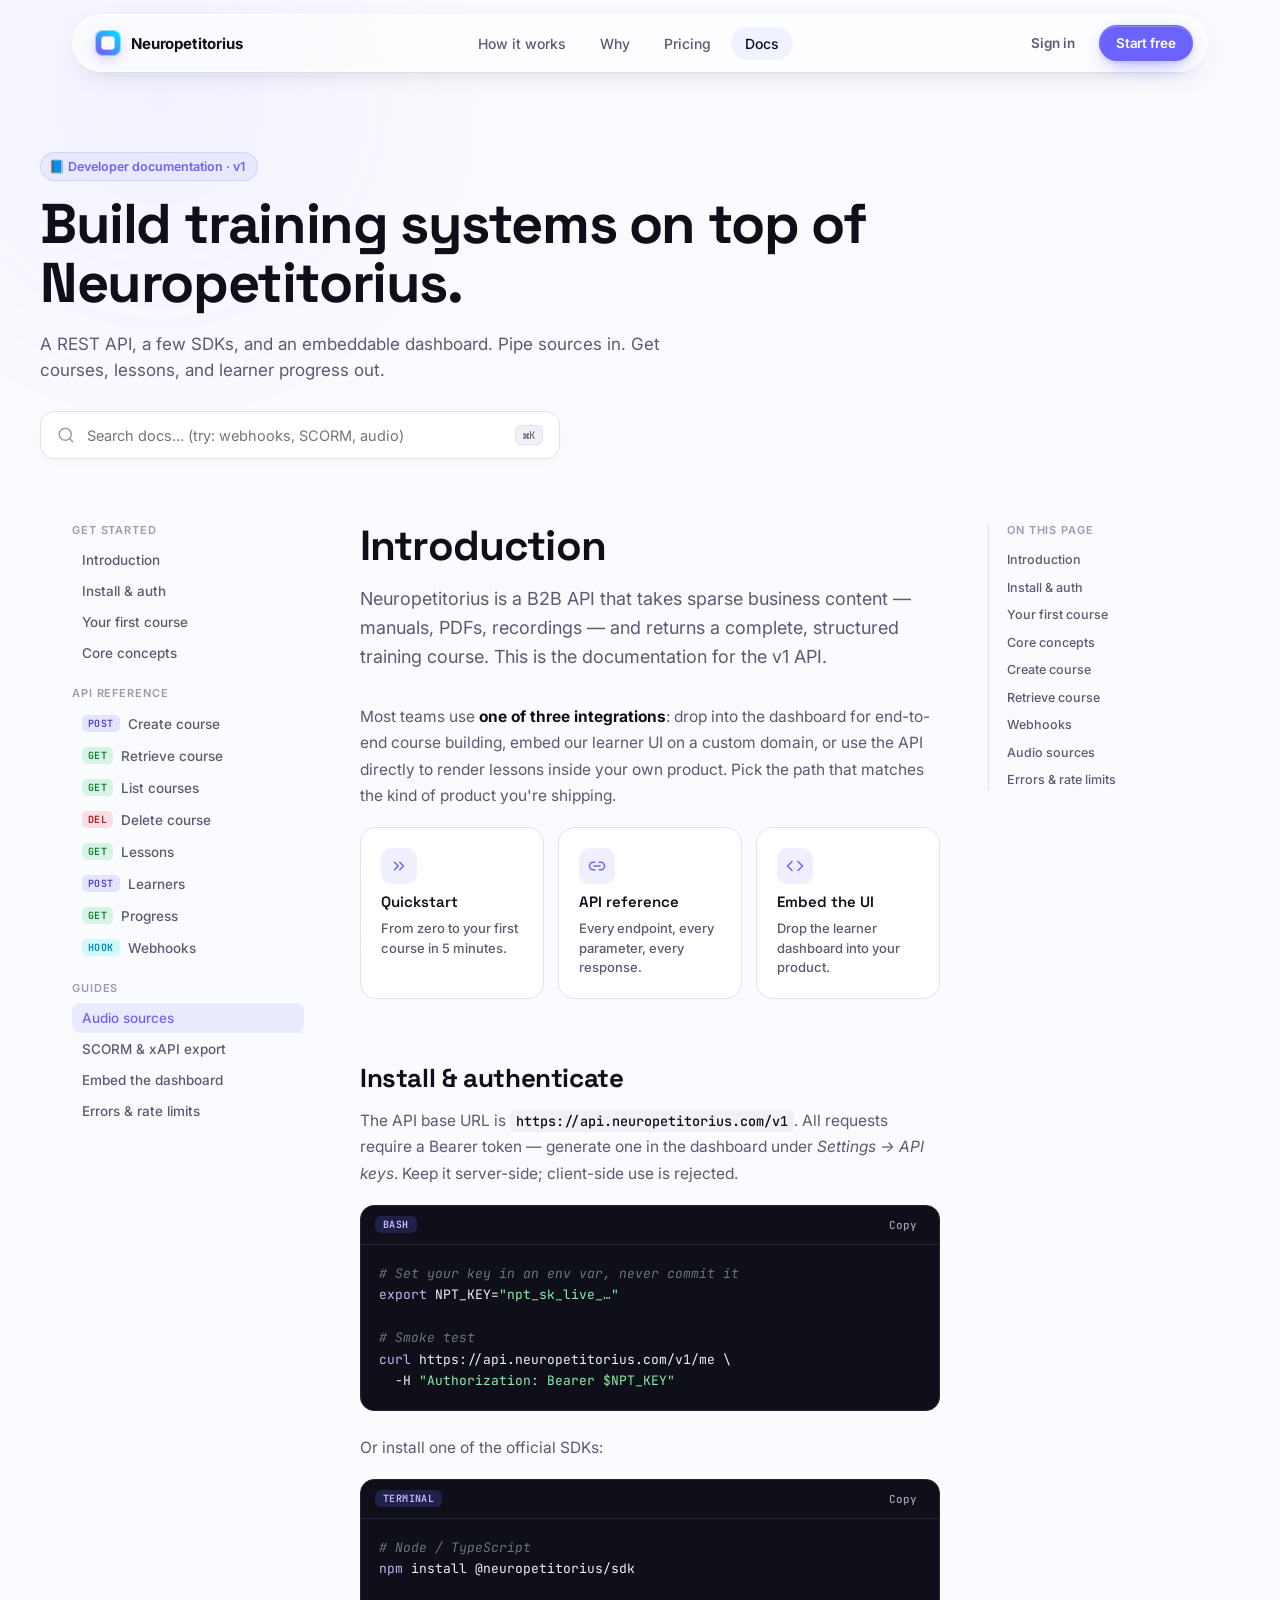
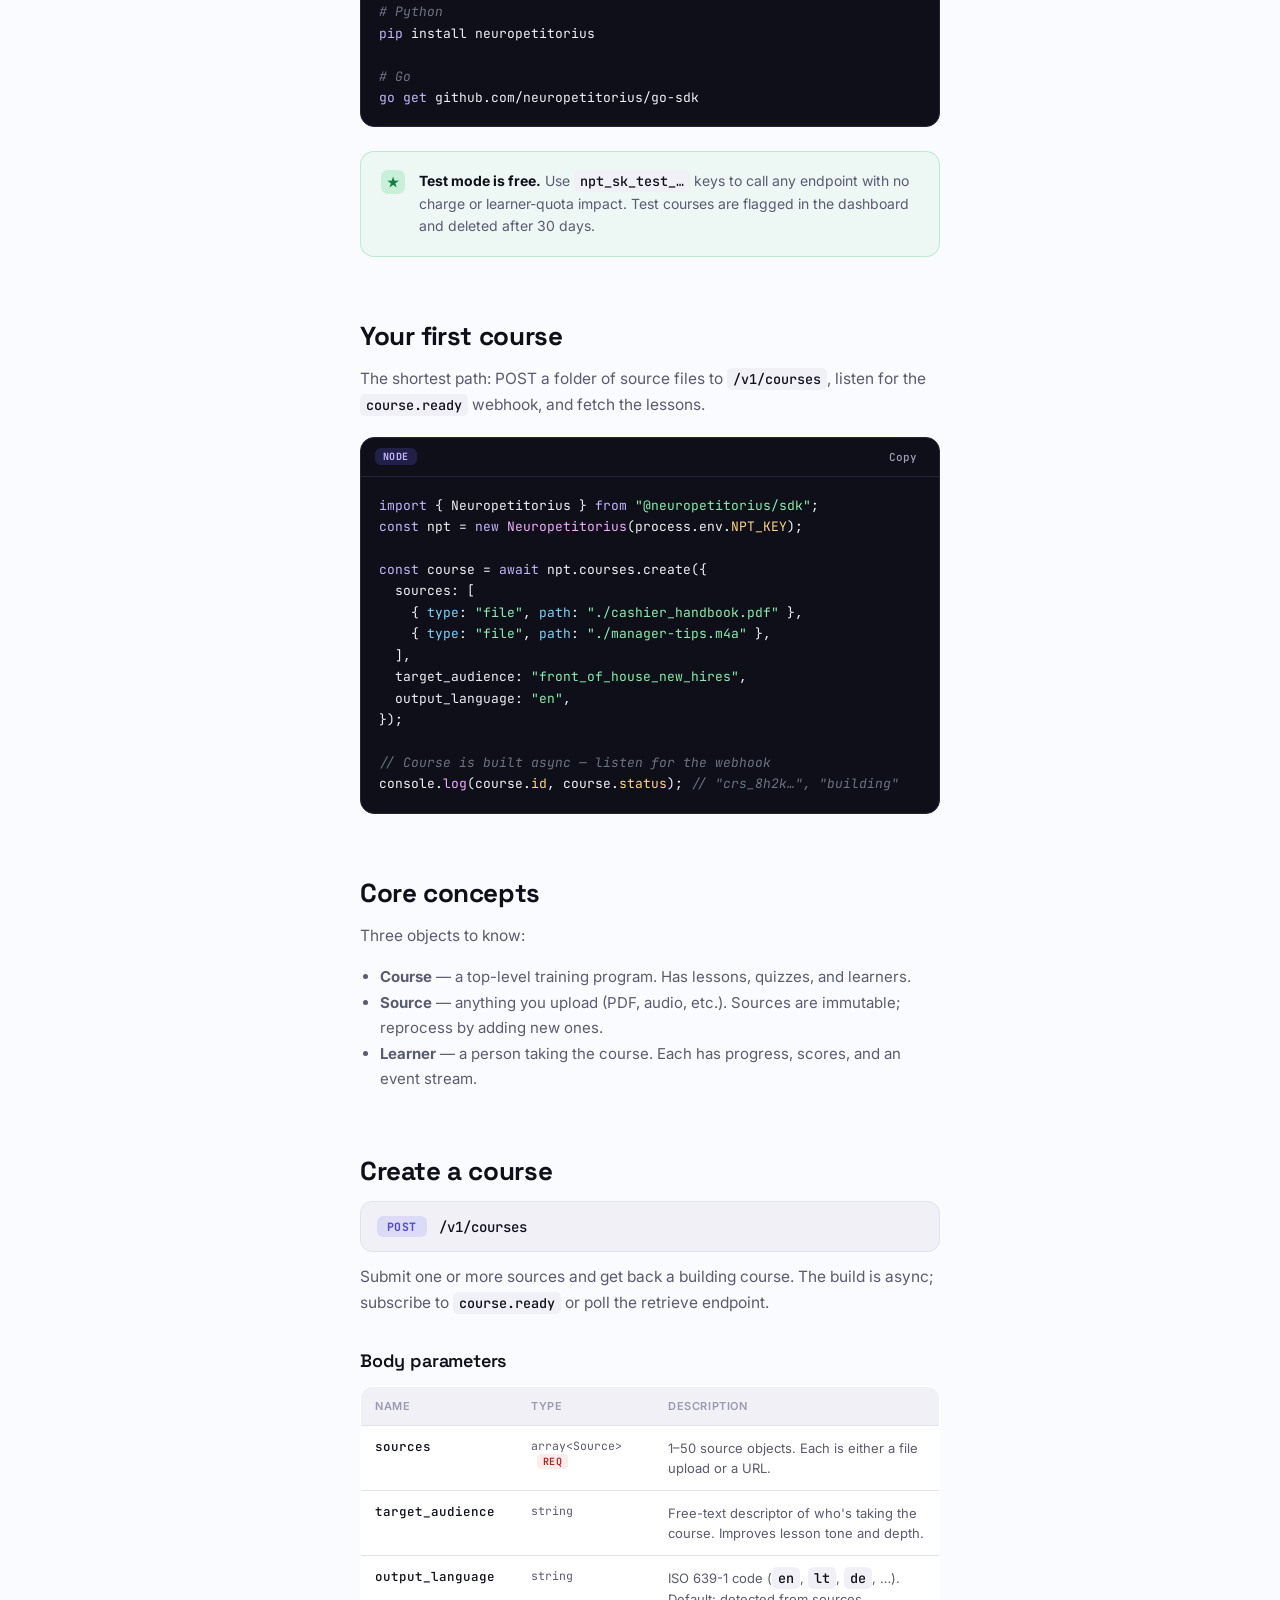
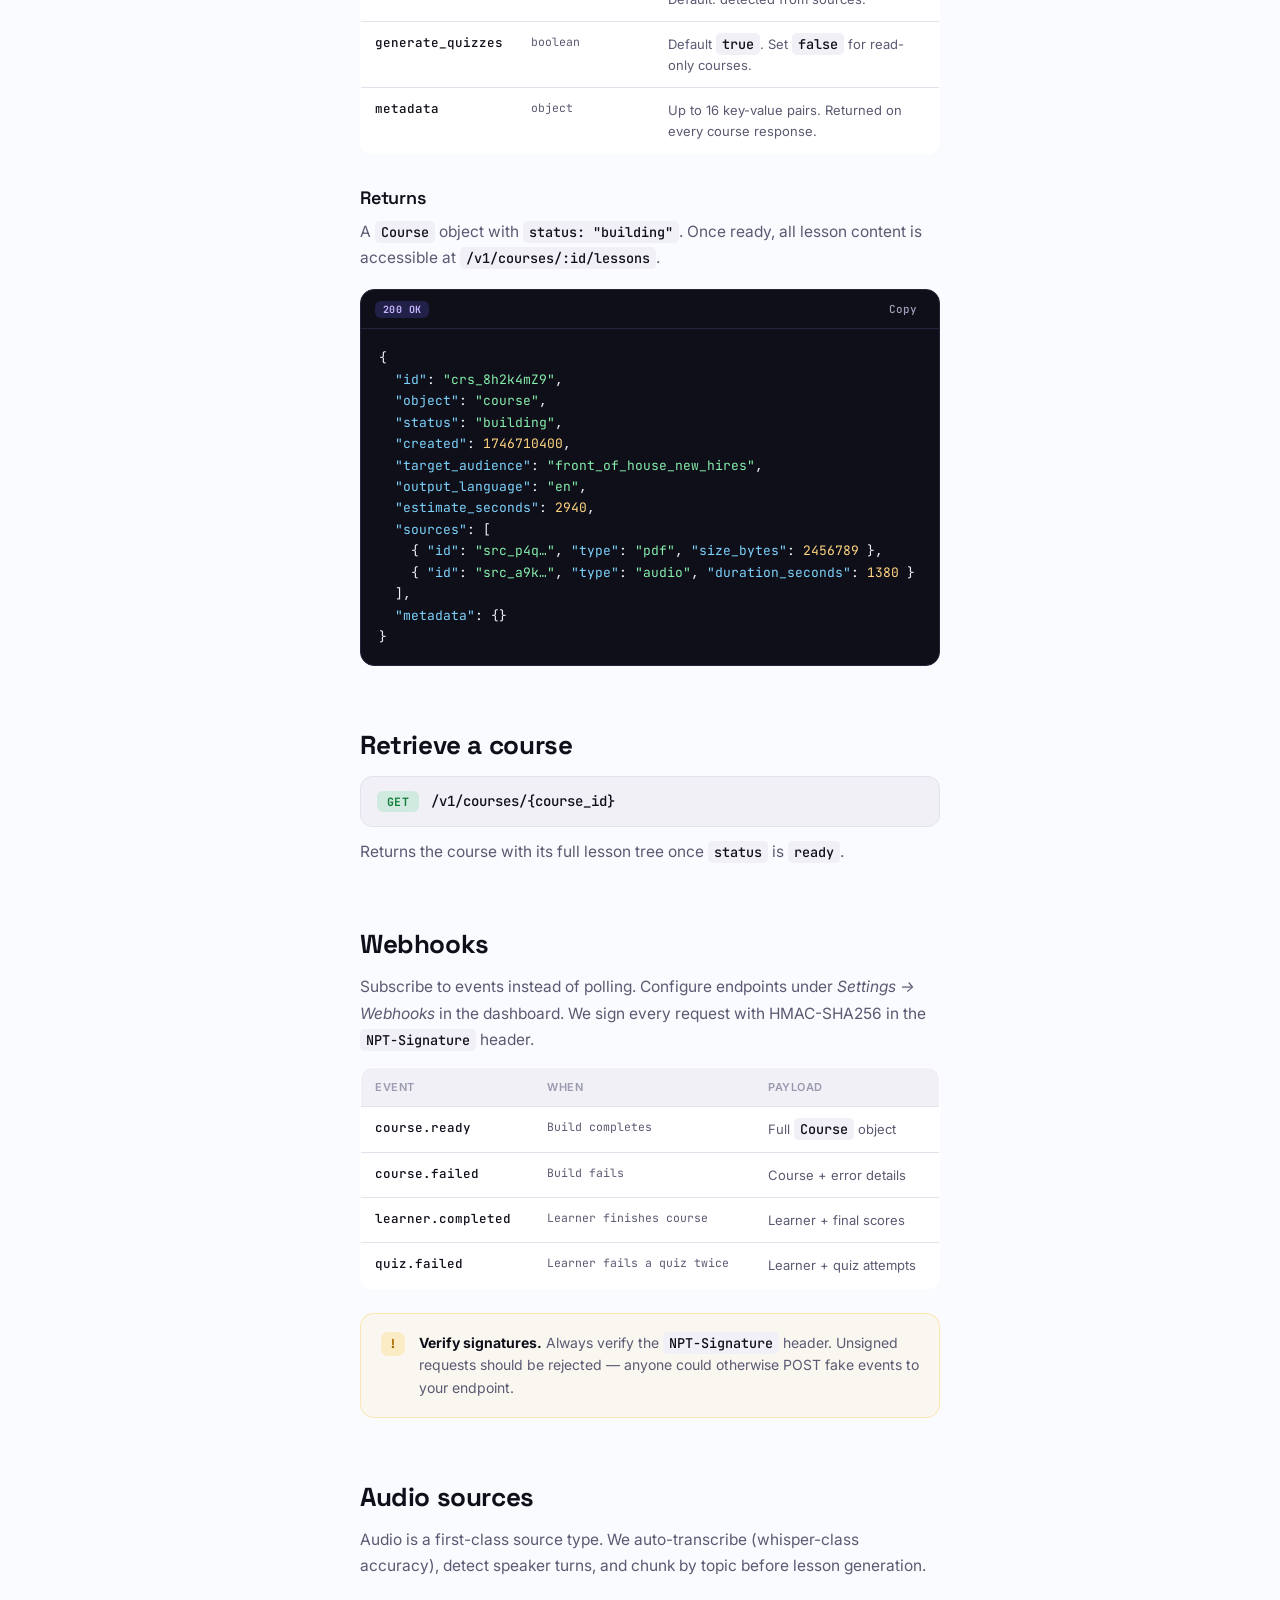
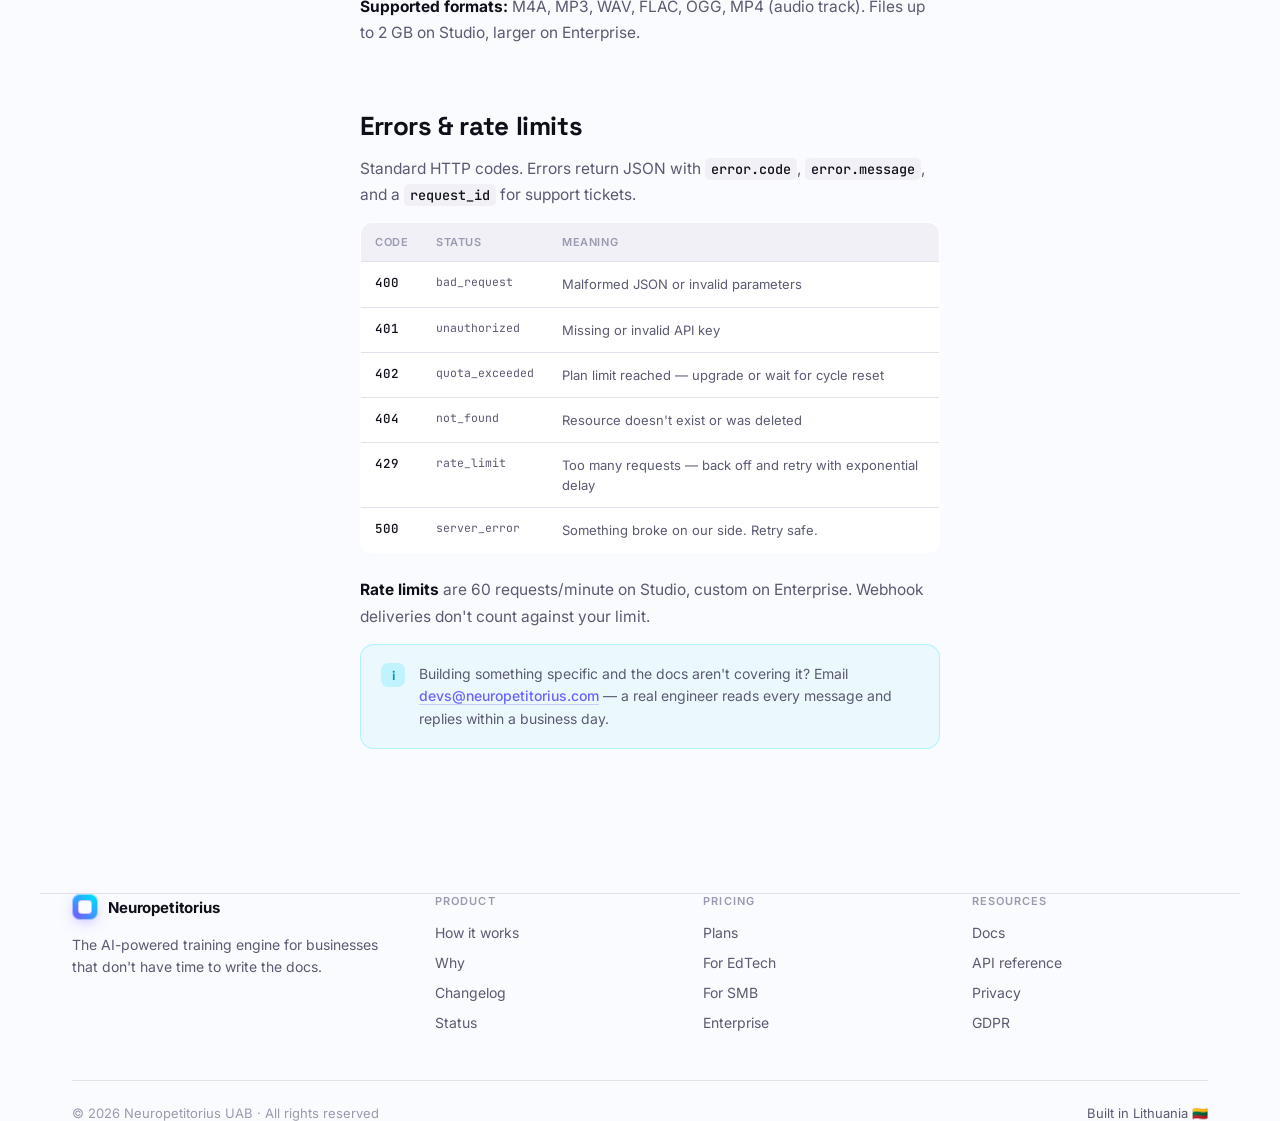
<file: Docs.html>
<!doctype html>
<html lang="en">
<head>
<meta charset="utf-8" />
<meta name="viewport" content="width=device-width,initial-scale=1" />
<title>Docs · Neuropetitorius</title>
<link rel="preconnect" href="https://fonts.googleapis.com">
<link rel="preconnect" href="https://fonts.gstatic.com" crossorigin>
<link href="https://fonts.googleapis.com/css2?family=Space+Grotesk:wght@400;500;600;700&family=Inter:wght@400;500;600;700;800;900&family=JetBrains+Mono:wght@400;500;700&display=swap" rel="stylesheet">
<link rel="stylesheet" href="lumina.css">
<style>
  /* layout */
  .docs-layout{display:grid;grid-template-columns:240px 1fr 220px;gap:48px;margin-top:32px;align-items:flex-start}
  @media(max-width:1080px){.docs-layout{grid-template-columns:240px 1fr;gap:32px}.toc{display:none}}
  @media(max-width:760px){.docs-layout{grid-template-columns:1fr}.sidenav{position:relative;top:auto;max-height:none}}

  /* sidenav */
  .sidenav{position:sticky;top:120px;max-height:calc(100vh - 140px);overflow-y:auto;
    padding-right:8px;font-size:13.5px}
  .sidenav h6{margin:18px 0 8px;font-size:11px;font-weight:600;letter-spacing:.08em;text-transform:uppercase;color:var(--muted)}
  .sidenav h6:first-child{margin-top:0}
  .sidenav ul{list-style:none;padding:0;margin:0;display:flex;flex-direction:column;gap:1px}
  .sidenav a{display:flex;align-items:center;gap:8px;padding:7px 10px;border-radius:8px;color:var(--text-2);font-weight:500;transition:.15s}
  .sidenav a:hover{background:rgba(108,99,255,.06);color:var(--text)}
  .sidenav a.active{background:rgba(108,99,255,.1);color:var(--primary)}
  .sidenav .method{font-family:'JetBrains Mono',monospace;font-size:10px;font-weight:700;padding:2px 6px;border-radius:5px;letter-spacing:.04em;flex-shrink:0}
  .sidenav .method.get{background:rgba(34,197,94,.15);color:#15803d}
  .sidenav .method.post{background:rgba(108,99,255,.15);color:#5048d8}
  .sidenav .method.del{background:rgba(239,68,68,.15);color:#b91c1c}
  .sidenav .method.web{background:rgba(0,217,255,.15);color:#0091B0}

  /* TOC */
  .toc{position:sticky;top:120px;font-size:12.5px;border-left:1px solid var(--border);padding-left:18px}
  .toc h6{margin:0 0 12px;font-size:11px;font-weight:600;letter-spacing:.08em;text-transform:uppercase;color:var(--muted)}
  .toc ul{list-style:none;padding:0;margin:0;display:flex;flex-direction:column;gap:6px}
  .toc a{color:var(--text-2);font-weight:500;line-height:1.4;display:block;padding:2px 0}
  .toc a:hover{color:var(--text)}

  /* article */
  article{min-width:0;max-width:780px}
  article h1{font-family:'Space Grotesk',sans-serif;font-size:42px;font-weight:700;letter-spacing:-0.02em;line-height:1.1;margin:0 0 16px}
  article h2{font-family:'Space Grotesk',sans-serif;font-size:26px;font-weight:700;letter-spacing:-0.015em;line-height:1.2;margin:64px 0 14px;scroll-margin-top:120px}
  article h3{font-family:'Space Grotesk',sans-serif;font-size:18px;font-weight:600;letter-spacing:-0.01em;margin:32px 0 10px;scroll-margin-top:120px}
  article p{font-size:15.5px;line-height:1.7;color:var(--text-2);margin:0 0 14px}
  article p strong{color:var(--text)}
  article a:not(.btn){color:var(--primary);font-weight:500;text-decoration:underline;text-decoration-color:rgba(108,99,255,.3);text-underline-offset:3px}
  article a:not(.btn):hover{text-decoration-color:var(--primary)}

  .lede-doc{font-size:18px;color:var(--text-2);line-height:1.6;margin:0 0 32px}

  code{font-family:'JetBrains Mono',monospace;font-size:13.5px;background:var(--surface);
    padding:2px 6px;border-radius:5px;color:var(--text);font-weight:500}

  /* code block */
  .code{margin:18px 0 24px;background:#0F0F1A;color:#F0F0F6;border-radius:14px;
    border:1px solid #24243A;overflow:hidden}
  .code-h{display:flex;justify-content:space-between;align-items:center;padding:8px 14px;border-bottom:1px solid #24243A;
    font-family:'JetBrains Mono',monospace;font-size:11px;color:#A0A0B8;font-weight:500}
  .code-h .lang{padding:2px 8px;background:rgba(108,99,255,.2);color:#C4B5FD;border-radius:6px;letter-spacing:.04em;font-size:10px;font-weight:700;text-transform:uppercase}
  .code-h .copy{appearance:none;border:0;background:transparent;color:#A0A0B8;font:inherit;font-size:11px;cursor:pointer;
    padding:4px 8px;border-radius:6px;transition:.15s}
  .code-h .copy:hover{background:rgba(255,255,255,.06);color:#F0F0F6}
  .code pre{margin:0;padding:18px;font-family:'JetBrains Mono',monospace;font-size:13px;line-height:1.65;overflow-x:auto;color:#F0F0F6}
  .code .k{color:#C4B5FD}
  .code .s{color:#86EFAC}
  .code .c{color:#6B7280;font-style:italic}
  .code .n{color:#7DD3FC}
  .code .p{color:#F0ABFC}
  .code .v{color:#FFD580}

  /* endpoint header */
  .endpoint{display:flex;align-items:center;gap:12px;padding:14px 16px;background:var(--surface);
    border:1px solid var(--border);border-radius:12px;font-family:'JetBrains Mono',monospace;font-size:14px;
    margin:14px 0 12px;flex-wrap:wrap}
  .endpoint .method{font-weight:700;padding:3px 10px;border-radius:6px;font-size:11.5px;letter-spacing:.04em}
  .endpoint .method.get{background:rgba(34,197,94,.15);color:#15803d}
  .endpoint .method.post{background:rgba(108,99,255,.15);color:#5048d8}
  .endpoint .method.del{background:rgba(239,68,68,.15);color:#b91c1c}
  .endpoint .path{color:var(--text);font-weight:500}

  /* params table */
  .params{width:100%;border-collapse:collapse;margin:14px 0 24px;border:1px solid var(--border);border-radius:12px;overflow:hidden;background:#fff}
  .params th,.params td{padding:12px 14px;text-align:left;border-bottom:1px solid var(--border);font-size:13.5px;vertical-align:top}
  .params thead th{background:var(--surface);font-size:11px;font-weight:600;letter-spacing:.05em;text-transform:uppercase;color:var(--muted)}
  .params tr:last-child td{border-bottom:0}
  .params td:first-child{font-family:'JetBrains Mono',monospace;font-size:12.5px;color:var(--text);font-weight:500;white-space:nowrap}
  .params td:nth-child(2){font-family:'JetBrains Mono',monospace;font-size:11.5px;color:var(--text-2)}
  .params td:nth-child(2) .req{display:inline-block;padding:1px 6px;border-radius:4px;background:rgba(239,68,68,.1);color:#b91c1c;font-size:10px;font-weight:600;margin-left:6px;text-transform:uppercase;letter-spacing:.04em}
  .params td:last-child{color:var(--text-2);font-size:13px;line-height:1.55;font-family:'Inter',sans-serif}

  /* callout */
  .callout{padding:18px 20px;border-radius:14px;margin:14px 0 24px;display:flex;gap:14px;align-items:flex-start}
  .callout.info{background:rgba(0,217,255,.06);border:1px solid rgba(0,217,255,.25)}
  .callout.warn{background:rgba(255,184,0,.06);border:1px solid rgba(255,184,0,.25)}
  .callout.tip{background:rgba(34,197,94,.06);border:1px solid rgba(34,197,94,.25)}
  .callout .ico{width:24px;height:24px;border-radius:7px;display:grid;place-items:center;flex-shrink:0;font-weight:700;font-size:13px;font-family:'Space Grotesk',sans-serif}
  .callout.info .ico{background:rgba(0,217,255,.18);color:#0091B0}
  .callout.warn .ico{background:rgba(255,184,0,.18);color:#a86a00}
  .callout.tip .ico{background:rgba(34,197,94,.18);color:#15803d}
  .callout p{margin:0;font-size:14px;line-height:1.6;color:var(--text-2)}
  .callout p strong{color:var(--text)}

  /* search */
  .docs-hero{padding:80px 0 32px}
  .docs-hero h1{font-family:'Space Grotesk',sans-serif;font-size:clamp(36px,5vw,56px);font-weight:700;letter-spacing:-0.025em;margin:14px 0 0;line-height:1.05}
  .docs-hero p.lede{margin:18px 0 0;color:var(--text-2);font-size:17px;max-width:60ch;line-height:1.55}
  .search{margin-top:28px;max-width:520px;display:flex;align-items:center;gap:10px;padding:0 16px;height:48px;
    border:1px solid var(--border);border-radius:14px;background:#fff;
    box-shadow:0 4px 14px -8px rgba(15,15,26,.1)}
  .search:focus-within{border-color:var(--primary);box-shadow:0 0 0 3px rgba(108,99,255,.15)}
  .search svg{color:var(--muted);flex-shrink:0}
  .search input{flex:1;border:0;background:transparent;font:inherit;font-size:14.5px;outline:none;color:var(--text)}
  .search kbd{font-family:'JetBrains Mono',monospace;font-size:10.5px;padding:2px 7px;background:var(--surface);border:1px solid var(--border);border-radius:5px;color:var(--text-2)}

  /* quick start cards */
  .qs-grid{display:grid;grid-template-columns:repeat(3,1fr);gap:14px;margin:18px 0 24px}
  @media(max-width:640px){.qs-grid{grid-template-columns:1fr}}
  .qs{padding:20px;background:#fff;border:1px solid var(--border);border-radius:16px;display:flex;flex-direction:column;gap:8px;transition:.2s;text-decoration:none!important}
  .qs:hover{transform:translateY(-2px);border-color:var(--primary);box-shadow:0 14px 30px -16px rgba(108,99,255,.3)}
  .qs .ic{width:36px;height:36px;border-radius:10px;display:grid;place-items:center;background:rgba(108,99,255,.1);color:var(--primary)}
  .qs h4{margin:0;font-family:'Space Grotesk',sans-serif;font-size:15px;font-weight:600;color:var(--text)}
  .qs p{margin:0;font-size:13px;color:var(--text-2);line-height:1.5}
</style>
</head>
<body data-page="docs">
<div class="ambient"><div class="blob b1" style="opacity:.25"></div></div>

<div data-slot="nav"></div>

<main>
<section class="wrap docs-hero">
  <span class="pill">📘 Developer documentation · v1</span>
  <h1>Build training systems on top of Neuropetitorius.</h1>
  <p class="lede">A REST API, a few SDKs, and an embeddable dashboard. Pipe sources in. Get courses, lessons, and learner progress out.</p>
  <label class="search">
    <svg width="18" height="18" viewBox="0 0 24 24" fill="none" stroke="currentColor" stroke-width="2" stroke-linecap="round" stroke-linejoin="round"><circle cx="11" cy="11" r="8"/><path d="m21 21-4.3-4.3"/></svg>
    <input type="text" placeholder="Search docs… (try: webhooks, SCORM, audio)" />
    <kbd>⌘K</kbd>
  </label>
</section>

<section class="wrap" style="padding:0 32px 120px">
  <div class="docs-layout">
    <!-- Sidenav -->
    <aside class="sidenav">
      <h6>Get started</h6>
      <ul>
        <li><a href="#intro" class="active">Introduction</a></li>
        <li><a href="#install">Install &amp; auth</a></li>
        <li><a href="#first">Your first course</a></li>
        <li><a href="#concepts">Core concepts</a></li>
      </ul>
      <h6 id="api">API reference</h6>
      <ul>
        <li><a href="#courses-create"><span class="method post">POST</span> Create course</a></li>
        <li><a href="#courses-get"><span class="method get">GET</span> Retrieve course</a></li>
        <li><a href="#courses-list"><span class="method get">GET</span> List courses</a></li>
        <li><a href="#courses-delete"><span class="method del">DEL</span> Delete course</a></li>
        <li><a href="#lessons"><span class="method get">GET</span> Lessons</a></li>
        <li><a href="#learners"><span class="method post">POST</span> Learners</a></li>
        <li><a href="#progress"><span class="method get">GET</span> Progress</a></li>
        <li><a href="#webhooks"><span class="method web">HOOK</span> Webhooks</a></li>
      </ul>
      <h6>Guides</h6>
      <ul>
        <li><a href="#audio">Audio sources</a></li>
        <li><a href="#scorm">SCORM &amp; xAPI export</a></li>
        <li><a href="#embed">Embed the dashboard</a></li>
        <li><a href="#errors">Errors &amp; rate limits</a></li>
      </ul>
    </aside>

    <!-- Article -->
    <article>
      <h1 id="intro">Introduction</h1>
      <p class="lede-doc">Neuropetitorius is a B2B API that takes sparse business content — manuals, PDFs, recordings — and returns a complete, structured training course. This is the documentation for the v1 API.</p>

      <p>Most teams use <strong>one of three integrations</strong>: drop into the dashboard for end-to-end course building, embed our learner UI on a custom domain, or use the API directly to render lessons inside your own product. Pick the path that matches the kind of product you're shipping.</p>

      <div class="qs-grid">
        <a href="#first" class="qs">
          <div class="ic"><svg width="18" height="18" viewBox="0 0 24 24" fill="none" stroke="currentColor" stroke-width="2" stroke-linecap="round" stroke-linejoin="round"><polyline points="13 17 18 12 13 7"/><polyline points="6 17 11 12 6 7"/></svg></div>
          <h4>Quickstart</h4>
          <p>From zero to your first course in 5 minutes.</p>
        </a>
        <a href="#api" class="qs">
          <div class="ic"><svg width="18" height="18" viewBox="0 0 24 24" fill="none" stroke="currentColor" stroke-width="2" stroke-linecap="round" stroke-linejoin="round"><path d="M9 17H7a5 5 0 0 1 0-10h2"/><path d="M15 7h2a5 5 0 0 1 0 10h-2"/><line x1="8" y1="12" x2="16" y2="12"/></svg></div>
          <h4>API reference</h4>
          <p>Every endpoint, every parameter, every response.</p>
        </a>
        <a href="#embed" class="qs">
          <div class="ic"><svg width="18" height="18" viewBox="0 0 24 24" fill="none" stroke="currentColor" stroke-width="2" stroke-linecap="round" stroke-linejoin="round"><polyline points="16 18 22 12 16 6"/><polyline points="8 6 2 12 8 18"/></svg></div>
          <h4>Embed the UI</h4>
          <p>Drop the learner dashboard into your product.</p>
        </a>
      </div>

      <h2 id="install">Install &amp; authenticate</h2>
      <p>The API base URL is <code>https://api.neuropetitorius.com/v1</code>. All requests require a Bearer token — generate one in the dashboard under <em>Settings → API keys</em>. Keep it server-side; client-side use is rejected.</p>

      <div class="code">
        <div class="code-h"><span class="lang">bash</span><button class="copy">Copy</button></div>
<pre><span class="c"># Set your key in an env var, never commit it</span>
<span class="k">export</span> NPT_KEY=<span class="s">"npt_sk_live_…"</span>

<span class="c"># Smoke test</span>
<span class="k">curl</span> https://api.neuropetitorius.com/v1/me \
  -H <span class="s">"Authorization: Bearer $NPT_KEY"</span></pre>
      </div>

      <p>Or install one of the official SDKs:</p>

      <div class="code">
        <div class="code-h"><span class="lang">terminal</span><button class="copy">Copy</button></div>
<pre><span class="c"># Node / TypeScript</span>
<span class="k">npm</span> install @neuropetitorius/sdk

<span class="c"># Python</span>
<span class="k">pip</span> install neuropetitorius

<span class="c"># Go</span>
<span class="k">go get</span> github.com/neuropetitorius/go-sdk</pre>
      </div>

      <div class="callout tip">
        <div class="ico">★</div>
        <p><strong>Test mode is free.</strong> Use <code>npt_sk_test_…</code> keys to call any endpoint with no charge or learner-quota impact. Test courses are flagged in the dashboard and deleted after 30 days.</p>
      </div>

      <h2 id="first">Your first course</h2>
      <p>The shortest path: POST a folder of source files to <code>/v1/courses</code>, listen for the <code>course.ready</code> webhook, and fetch the lessons.</p>

      <div class="code">
        <div class="code-h"><span class="lang">node</span><button class="copy">Copy</button></div>
<pre><span class="k">import</span> { Neuropetitorius } <span class="k">from</span> <span class="s">"@neuropetitorius/sdk"</span>;
<span class="k">const</span> npt = <span class="k">new</span> <span class="p">Neuropetitorius</span>(process.env.<span class="v">NPT_KEY</span>);

<span class="k">const</span> course = <span class="k">await</span> npt.courses.create({
  sources: [
    { <span class="n">type</span>: <span class="s">"file"</span>, <span class="n">path</span>: <span class="s">"./cashier_handbook.pdf"</span> },
    { <span class="n">type</span>: <span class="s">"file"</span>, <span class="n">path</span>: <span class="s">"./manager-tips.m4a"</span> },
  ],
  target_audience: <span class="s">"front_of_house_new_hires"</span>,
  output_language: <span class="s">"en"</span>,
});

<span class="c">// Course is built async — listen for the webhook</span>
console.<span class="p">log</span>(course.<span class="v">id</span>, course.<span class="v">status</span>); <span class="c">// "crs_8h2k…", "building"</span></pre>
      </div>

      <h2 id="concepts">Core concepts</h2>
      <p>Three objects to know:</p>
      <ul style="font-size:15px;line-height:1.7;color:var(--text-2);padding-left:20px">
        <li><strong>Course</strong> — a top-level training program. Has lessons, quizzes, and learners.</li>
        <li><strong>Source</strong> — anything you upload (PDF, audio, etc.). Sources are immutable; reprocess by adding new ones.</li>
        <li><strong>Learner</strong> — a person taking the course. Each has progress, scores, and an event stream.</li>
      </ul>

      <!-- API REFERENCE -->
      <h2 id="courses-create">Create a course</h2>
      <div class="endpoint">
        <span class="method post">POST</span>
        <span class="path">/v1/courses</span>
      </div>
      <p>Submit one or more sources and get back a building course. The build is async; subscribe to <code>course.ready</code> or poll the retrieve endpoint.</p>

      <h3>Body parameters</h3>
      <table class="params">
        <thead><tr><th>Name</th><th>Type</th><th>Description</th></tr></thead>
        <tbody>
          <tr><td>sources</td><td>array&lt;Source&gt; <span class="req">req</span></td><td>1–50 source objects. Each is either a file upload or a URL.</td></tr>
          <tr><td>target_audience</td><td>string</td><td>Free-text descriptor of who's taking the course. Improves lesson tone and depth.</td></tr>
          <tr><td>output_language</td><td>string</td><td>ISO 639-1 code (<code>en</code>, <code>lt</code>, <code>de</code>, …). Default: detected from sources.</td></tr>
          <tr><td>generate_quizzes</td><td>boolean</td><td>Default <code>true</code>. Set <code>false</code> for read-only courses.</td></tr>
          <tr><td>metadata</td><td>object</td><td>Up to 16 key-value pairs. Returned on every course response.</td></tr>
        </tbody>
      </table>

      <h3>Returns</h3>
      <p>A <code>Course</code> object with <code>status: "building"</code>. Once ready, all lesson content is accessible at <code>/v1/courses/:id/lessons</code>.</p>

      <div class="code">
        <div class="code-h"><span class="lang">200 OK</span><button class="copy">Copy</button></div>
<pre>{
  <span class="n">"id"</span>: <span class="s">"crs_8h2k4mZ9"</span>,
  <span class="n">"object"</span>: <span class="s">"course"</span>,
  <span class="n">"status"</span>: <span class="s">"building"</span>,
  <span class="n">"created"</span>: <span class="v">1746710400</span>,
  <span class="n">"target_audience"</span>: <span class="s">"front_of_house_new_hires"</span>,
  <span class="n">"output_language"</span>: <span class="s">"en"</span>,
  <span class="n">"estimate_seconds"</span>: <span class="v">2940</span>,
  <span class="n">"sources"</span>: [
    { <span class="n">"id"</span>: <span class="s">"src_p4q…"</span>, <span class="n">"type"</span>: <span class="s">"pdf"</span>, <span class="n">"size_bytes"</span>: <span class="v">2456789</span> },
    { <span class="n">"id"</span>: <span class="s">"src_a9k…"</span>, <span class="n">"type"</span>: <span class="s">"audio"</span>, <span class="n">"duration_seconds"</span>: <span class="v">1380</span> }
  ],
  <span class="n">"metadata"</span>: {}
}</pre>
      </div>

      <h2 id="courses-get">Retrieve a course</h2>
      <div class="endpoint">
        <span class="method get">GET</span>
        <span class="path">/v1/courses/{course_id}</span>
      </div>
      <p>Returns the course with its full lesson tree once <code>status</code> is <code>ready</code>.</p>

      <h2 id="webhooks">Webhooks</h2>
      <p>Subscribe to events instead of polling. Configure endpoints under <em>Settings → Webhooks</em> in the dashboard. We sign every request with HMAC-SHA256 in the <code>NPT-Signature</code> header.</p>

      <table class="params">
        <thead><tr><th>Event</th><th>When</th><th>Payload</th></tr></thead>
        <tbody>
          <tr><td>course.ready</td><td>Build completes</td><td>Full <code>Course</code> object</td></tr>
          <tr><td>course.failed</td><td>Build fails</td><td>Course + error details</td></tr>
          <tr><td>learner.completed</td><td>Learner finishes course</td><td>Learner + final scores</td></tr>
          <tr><td>quiz.failed</td><td>Learner fails a quiz twice</td><td>Learner + quiz attempts</td></tr>
        </tbody>
      </table>

      <div class="callout warn">
        <div class="ico">!</div>
        <p><strong>Verify signatures.</strong> Always verify the <code>NPT-Signature</code> header. Unsigned requests should be rejected — anyone could otherwise POST fake events to your endpoint.</p>
      </div>

      <h2 id="audio">Audio sources</h2>
      <p>Audio is a first-class source type. We auto-transcribe (whisper-class accuracy), detect speaker turns, and chunk by topic before lesson generation.</p>

      <p><strong>Supported formats:</strong> M4A, MP3, WAV, FLAC, OGG, MP4 (audio track). Files up to 2 GB on Studio, larger on Enterprise.</p>

      <h2 id="errors">Errors &amp; rate limits</h2>
      <p>Standard HTTP codes. Errors return JSON with <code>error.code</code>, <code>error.message</code>, and a <code>request_id</code> for support tickets.</p>

      <table class="params">
        <thead><tr><th>Code</th><th>Status</th><th>Meaning</th></tr></thead>
        <tbody>
          <tr><td>400</td><td>bad_request</td><td>Malformed JSON or invalid parameters</td></tr>
          <tr><td>401</td><td>unauthorized</td><td>Missing or invalid API key</td></tr>
          <tr><td>402</td><td>quota_exceeded</td><td>Plan limit reached — upgrade or wait for cycle reset</td></tr>
          <tr><td>404</td><td>not_found</td><td>Resource doesn't exist or was deleted</td></tr>
          <tr><td>429</td><td>rate_limit</td><td>Too many requests — back off and retry with exponential delay</td></tr>
          <tr><td>500</td><td>server_error</td><td>Something broke on our side. Retry safe.</td></tr>
        </tbody>
      </table>

      <p><strong>Rate limits</strong> are 60 requests/minute on Studio, custom on Enterprise. Webhook deliveries don't count against your limit.</p>

      <div class="callout info">
        <div class="ico">i</div>
        <p>Building something specific and the docs aren't covering it? Email <a href="mailto:devs@neuropetitorius.com">devs@neuropetitorius.com</a> — a real engineer reads every message and replies within a business day.</p>
      </div>
    </article>

    <!-- TOC -->
    <aside class="toc">
      <h6>On this page</h6>
      <ul>
        <li><a href="#intro">Introduction</a></li>
        <li><a href="#install">Install &amp; auth</a></li>
        <li><a href="#first">Your first course</a></li>
        <li><a href="#concepts">Core concepts</a></li>
        <li><a href="#courses-create">Create course</a></li>
        <li><a href="#courses-get">Retrieve course</a></li>
        <li><a href="#webhooks">Webhooks</a></li>
        <li><a href="#audio">Audio sources</a></li>
        <li><a href="#errors">Errors &amp; rate limits</a></li>
      </ul>
    </aside>
  </div>
</section>
</main>

<div data-slot="footer"></div>
<script src="shared.js"></script>
<script>
  // Sidenav active state on scroll
  (function(){
    const links = document.querySelectorAll('.sidenav a, .toc a');
    const targets = [...links].map(a => document.getElementById(a.getAttribute('href').slice(1))).filter(Boolean);
    const setActive = (id) => links.forEach(a => a.classList.toggle('active', a.getAttribute('href') === '#' + id));
    const obs = new IntersectionObserver((entries) => {
      const visible = entries.filter(e => e.isIntersecting).sort((a,b)=>a.boundingClientRect.top - b.boundingClientRect.top);
      if(visible[0]) setActive(visible[0].target.id);
    }, { rootMargin: '-100px 0px -60% 0px', threshold: 0 });
    targets.forEach(t => obs.observe(t));
  })();

  // Copy buttons
  document.querySelectorAll('.code .copy').forEach(btn=>{
    btn.addEventListener('click',()=>{
      const code = btn.closest('.code').querySelector('pre').innerText;
      navigator.clipboard.writeText(code).then(()=>{
        const orig = btn.textContent;
        btn.textContent = 'Copied';
        setTimeout(()=>btn.textContent = orig, 1200);
      });
    });
  });
</script>
</body>
</html>
</file>
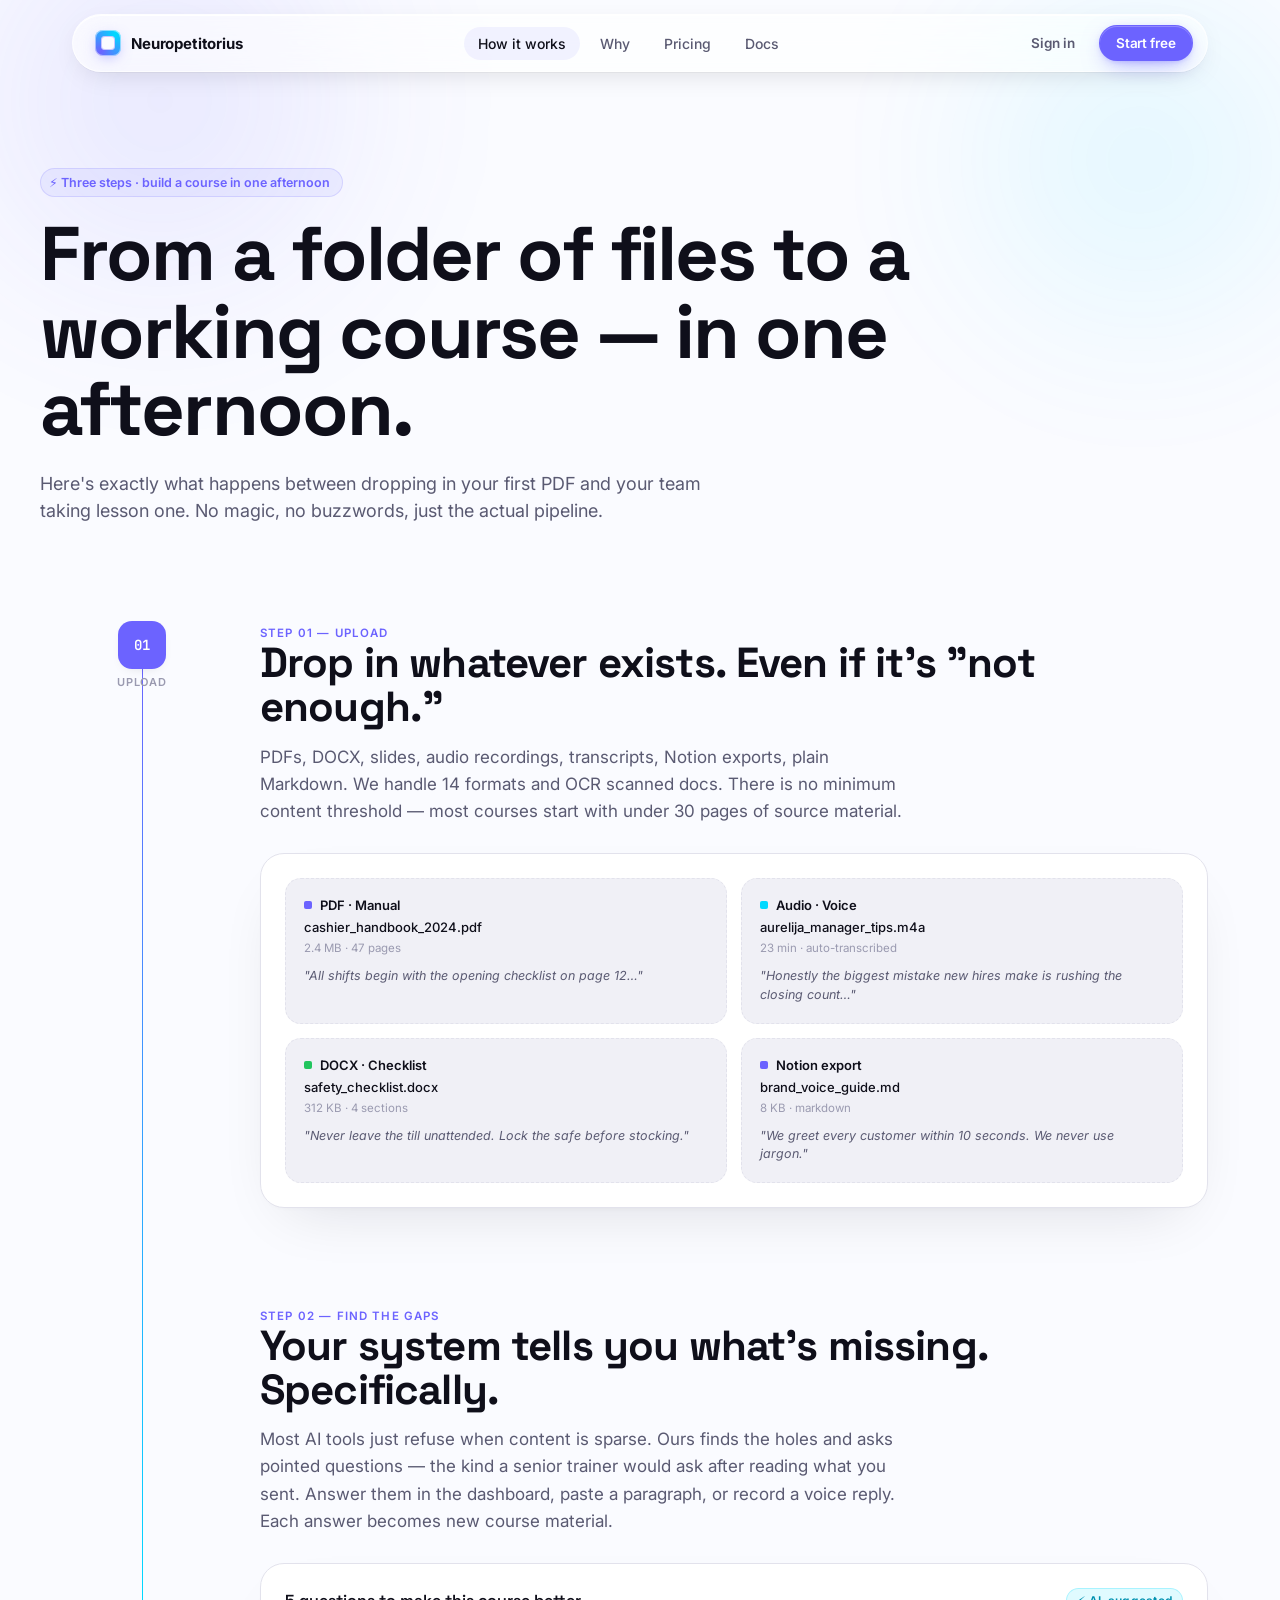
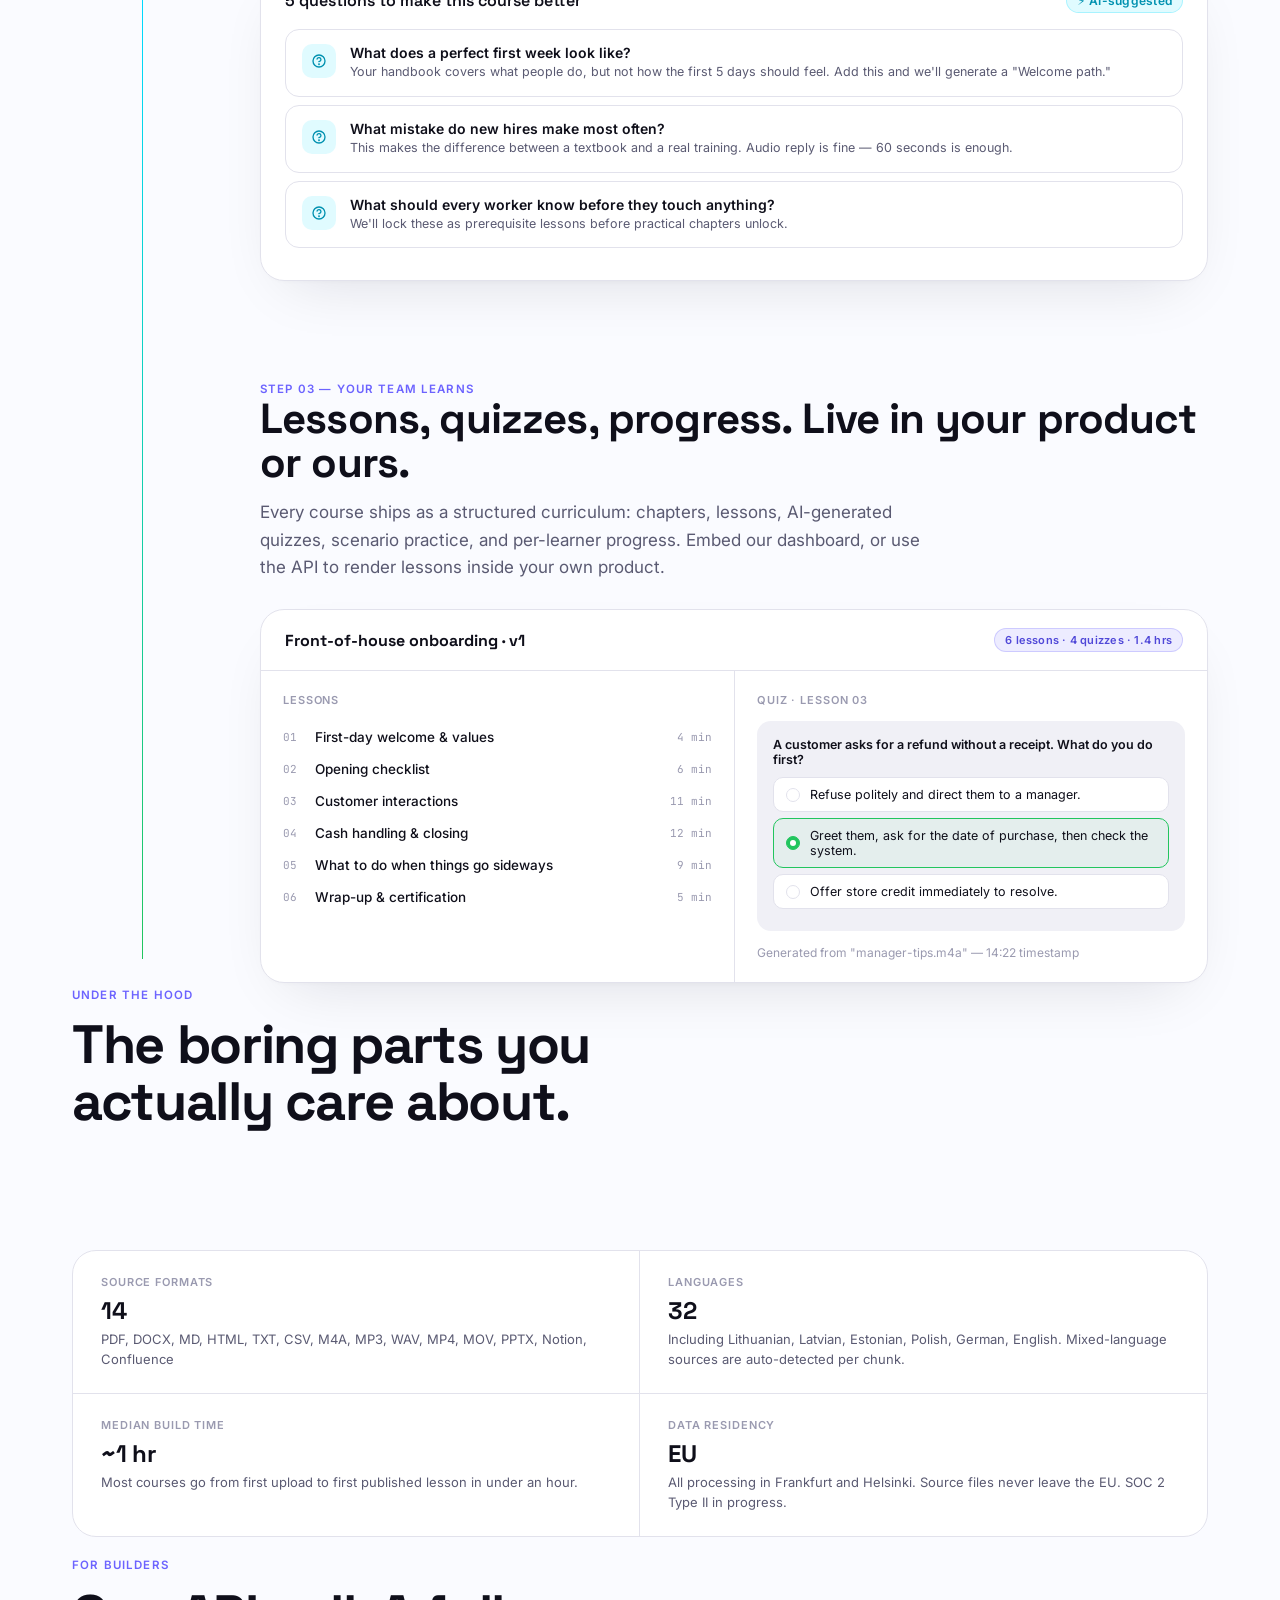
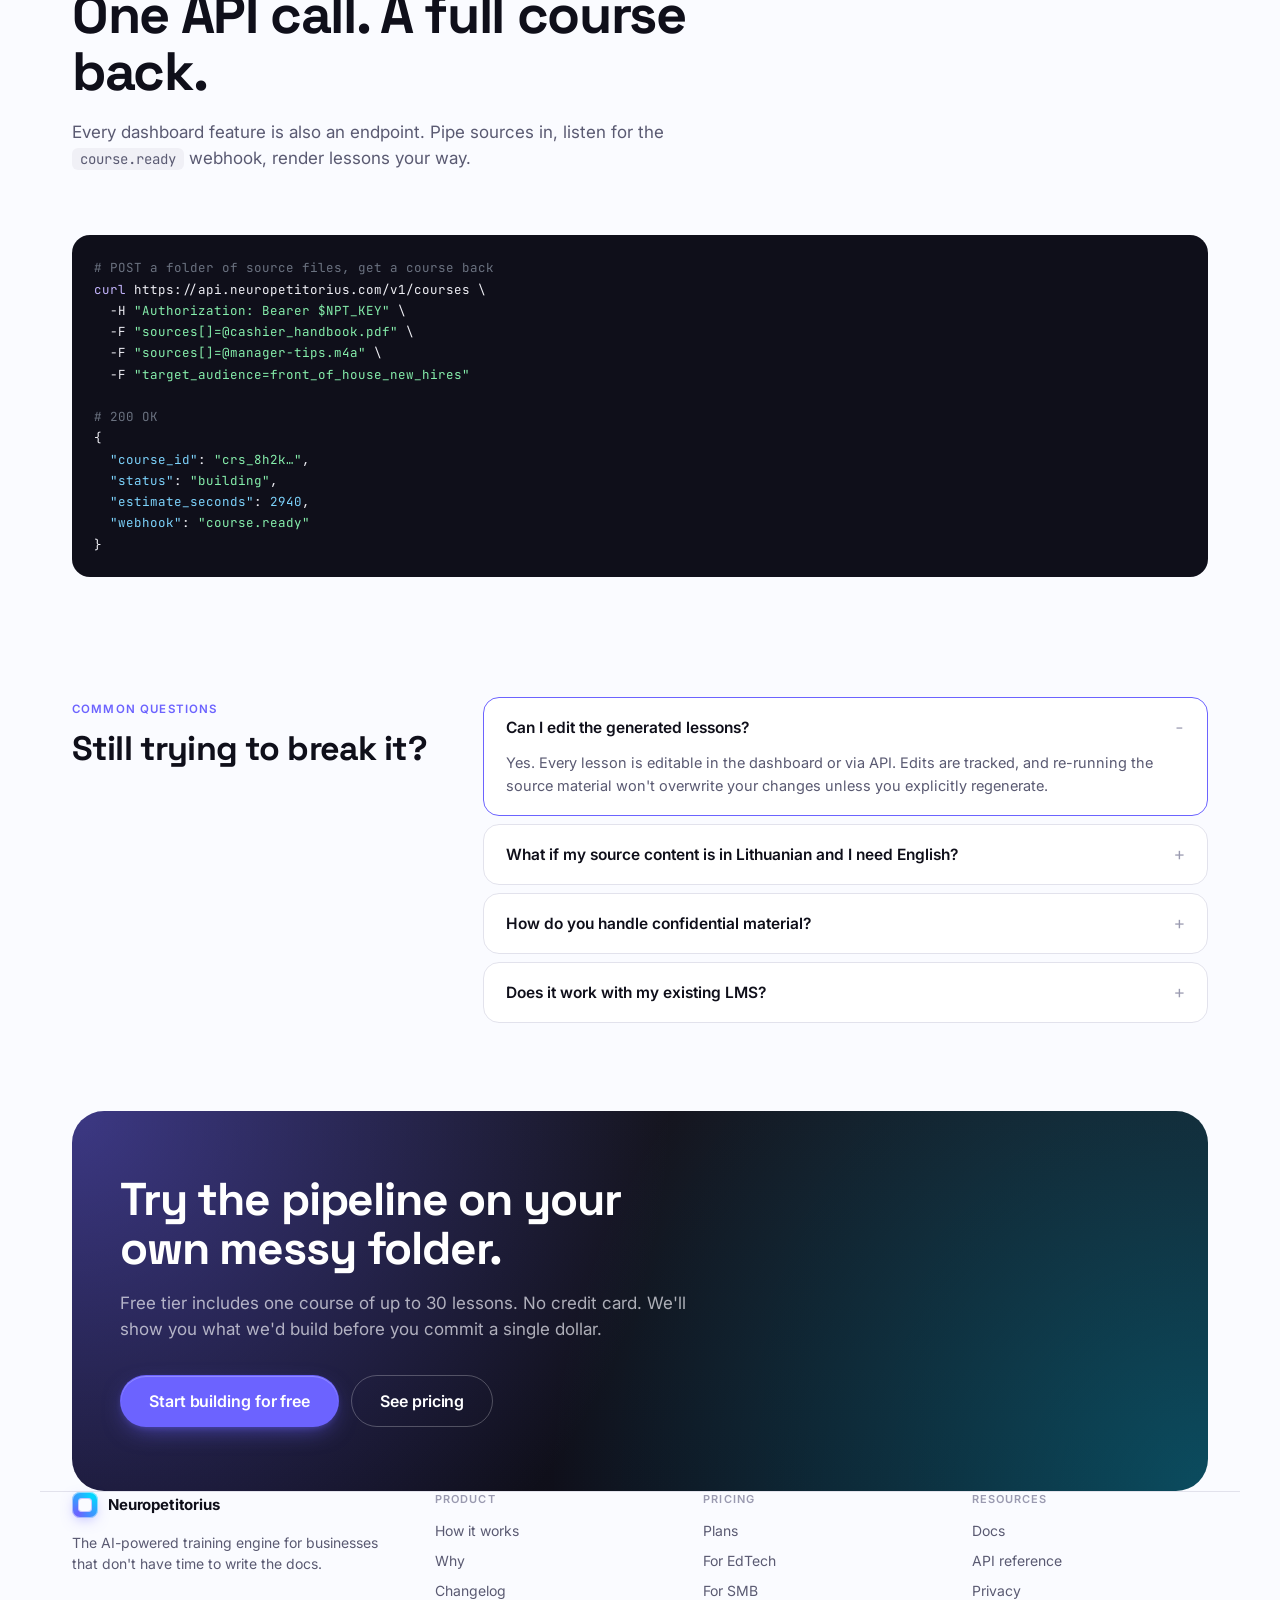
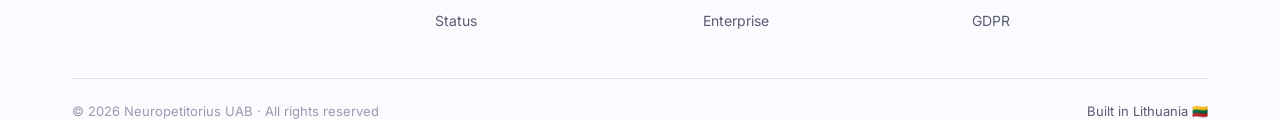
<file: how-it-works.html>
<!doctype html>
<html lang="en">
<head>
<meta charset="utf-8" />
<meta name="viewport" content="width=device-width,initial-scale=1" />
<title>How it works · Neuropetitorius</title>
<link rel="preconnect" href="https://fonts.googleapis.com">
<link rel="preconnect" href="https://fonts.gstatic.com" crossorigin>
<link href="https://fonts.googleapis.com/css2?family=Space+Grotesk:wght@400;500;600;700&family=Inter:wght@400;500;600;700;800;900&family=JetBrains+Mono:wght@400;500&display=swap" rel="stylesheet">
<link rel="stylesheet" href="lumina.css">
<style>
  /* timeline */
  .timeline{position:relative;display:grid;grid-template-columns:140px 1fr;gap:48px;margin-top:32px}
  @media(max-width:760px){.timeline{grid-template-columns:1fr;gap:24px}}
  .tl-rail{position:relative}
  .tl-rail::before{content:"";position:absolute;left:50%;top:24px;bottom:24px;width:1px;
    background:linear-gradient(180deg,var(--primary),var(--secondary),var(--tertiary))}
  @media(max-width:760px){.tl-rail{display:none}}
  .tl-step{position:sticky;top:120px;display:flex;flex-direction:column;align-items:center;gap:6px}
  .tl-num{width:48px;height:48px;border-radius:14px;display:grid;place-items:center;
    background:#fff;border:1px solid var(--border);font-family:'JetBrains Mono',monospace;font-weight:600;color:var(--text);font-size:14px;
    box-shadow:0 4px 14px -8px rgba(15,15,26,.2);position:relative;z-index:1}
  .tl-step.active .tl-num{background:var(--primary);color:#fff;border-color:transparent}
  .tl-label{font-size:11px;font-weight:600;color:var(--muted);letter-spacing:.08em;text-transform:uppercase}

  .tl-body{display:flex;flex-direction:column;gap:96px}
  .tl-block h2{margin:0;font-family:'Space Grotesk',sans-serif;font-size:clamp(28px,3.6vw,42px);font-weight:700;letter-spacing:-0.02em;line-height:1.05}
  .tl-block .lede{margin:14px 0 0;color:var(--text-2);font-size:17px;line-height:1.6;max-width:60ch}
  .tl-block .demo{margin-top:28px}

  /* upload demo */
  .up-demo{padding:24px}
  .up-grid{display:grid;grid-template-columns:1fr 1fr;gap:14px}
  @media(max-width:640px){.up-grid{grid-template-columns:1fr}}
  .up-cell{padding:18px;border-radius:16px;background:var(--surface);border:1px dashed var(--border);
    display:flex;flex-direction:column;gap:6px;font-size:13px}
  .up-cell .ftype{display:inline-flex;align-items:center;gap:8px;font-weight:600}
  .up-cell .ftype i{width:8px;height:8px;border-radius:2px;background:var(--primary)}
  .up-cell.cyan .ftype i{background:var(--secondary)}
  .up-cell.green .ftype i{background:var(--tertiary)}
  .up-cell .name{color:var(--text);font-weight:500}
  .up-cell .meta{color:var(--muted);font-size:11.5px}
  .up-cell .quote{color:var(--text-2);font-style:italic;line-height:1.5;margin-top:6px;font-size:12.5px}

  /* gaps demo */
  .gaps{padding:24px}
  .gaps-h{display:flex;justify-content:space-between;align-items:center;margin-bottom:16px}
  .gaps-h b{font-family:'Space Grotesk',sans-serif;font-size:16px;font-weight:600}
  .gaps-h span{font-size:12px;color:var(--muted)}
  .gap-row{display:flex;gap:14px;align-items:flex-start;padding:14px 16px;border:1px solid var(--border);border-radius:14px;margin-bottom:8px;background:#fff}
  .gap-row .ico{width:34px;height:34px;border-radius:10px;display:grid;place-items:center;flex-shrink:0;
    background:rgba(0,217,255,.12);color:#0091B0}
  .gap-row b{display:block;font-size:14px;font-weight:600;margin-bottom:2px}
  .gap-row p{margin:0;color:var(--text-2);font-size:12.5px;line-height:1.5}
  .gap-row .answer-cta{margin-top:8px;display:inline-flex;gap:6px;align-items:center;font-size:12px;color:var(--primary);font-weight:600}

  /* learn demo */
  .learn{padding:0;overflow:hidden}
  .learn-h{padding:18px 24px;border-bottom:1px solid var(--border);display:flex;justify-content:space-between;align-items:center;gap:12px;flex-wrap:wrap}
  .learn-h b{font-family:'Space Grotesk',sans-serif;font-size:16px;font-weight:700}
  .learn-grid{display:grid;grid-template-columns:1fr 1fr;gap:0}
  @media(max-width:640px){.learn-grid{grid-template-columns:1fr}}
  .learn-col{padding:22px}
  .learn-col + .learn-col{border-left:1px solid var(--border)}
  @media(max-width:640px){.learn-col + .learn-col{border-left:0;border-top:1px solid var(--border)}}
  .learn-col h4{margin:0 0 14px;font-size:11px;font-weight:600;letter-spacing:.08em;text-transform:uppercase;color:var(--muted)}
  .l-lesson{display:flex;align-items:center;gap:10px;padding:8px 0;font-size:13.5px}
  .l-lesson .num{font-family:'JetBrains Mono',monospace;font-size:11px;color:var(--muted);width:22px}
  .l-lesson b{font-weight:500}
  .l-lesson .dur{margin-left:auto;font-family:'JetBrains Mono',monospace;font-size:11px;color:var(--muted)}
  .quiz{background:var(--surface);border-radius:14px;padding:16px;margin-top:8px}
  .quiz .qh{font-size:12.5px;color:var(--text);margin:0 0 10px;font-weight:600}
  .quiz-opt{display:flex;align-items:center;gap:10px;padding:9px 12px;border-radius:10px;background:#fff;border:1px solid var(--border);margin-bottom:6px;font-size:12.5px}
  .quiz-opt.correct{border-color:var(--tertiary);background:rgba(34,197,94,.06)}
  .quiz-opt .dot{width:14px;height:14px;border-radius:50%;border:1.5px solid var(--border);flex-shrink:0}
  .quiz-opt.correct .dot{background:var(--tertiary);border-color:var(--tertiary);position:relative}
  .quiz-opt.correct .dot::after{content:"";position:absolute;inset:3px;border-radius:50%;background:#fff}

  /* spec table */
  .spec{margin-top:120px;display:grid;grid-template-columns:1fr 1fr;gap:0;border:1px solid var(--border);border-radius:24px;overflow:hidden;background:#fff}
  @media(max-width:760px){.spec{grid-template-columns:1fr}}
  .spec-row{padding:24px 28px;border-bottom:1px solid var(--border);display:flex;flex-direction:column;gap:6px}
  .spec-row:nth-child(odd){border-right:1px solid var(--border)}
  @media(max-width:760px){.spec-row:nth-child(odd){border-right:0}}
  .spec-row:nth-last-child(-n+2){border-bottom:0}
  @media(max-width:760px){.spec-row{border-bottom:1px solid var(--border)!important}.spec-row:last-child{border-bottom:0!important}}
  .spec-row dt{font-size:11px;font-weight:600;letter-spacing:.08em;text-transform:uppercase;color:var(--muted);margin:0}
  .spec-row dd{margin:0;font-family:'Space Grotesk',sans-serif;font-size:24px;font-weight:700;letter-spacing:-0.015em}
  .spec-row dd small{display:block;margin-top:4px;font-family:'Inter',sans-serif;font-size:13px;font-weight:400;color:var(--text-2);letter-spacing:0;line-height:1.5}

  /* code block */
  .code{margin-top:24px;background:#0F0F1A;color:#F0F0F6;border-radius:18px;padding:22px;font-family:'JetBrains Mono',monospace;font-size:12.5px;line-height:1.7;overflow-x:auto}
  .code .k{color:#C4B5FD}
  .code .s{color:#86EFAC}
  .code .c{color:#6B7280}
  .code .n{color:#7DD3FC}

  /* faq mini */
  .faq{margin-top:120px;display:grid;grid-template-columns:1fr 2fr;gap:48px}
  @media(max-width:760px){.faq{grid-template-columns:1fr}}
  details{padding:18px 22px;border:1px solid var(--border);border-radius:16px;margin-bottom:8px;background:#fff;cursor:pointer}
  details[open]{border-color:var(--primary)}
  summary{font-weight:600;font-size:15.5px;list-style:none;display:flex;justify-content:space-between;gap:14px;align-items:center}
  summary::-webkit-details-marker{display:none}
  summary::after{content:"+";font-family:'JetBrains Mono',monospace;color:var(--muted);font-size:18px;font-weight:300;transition:transform .2s}
  details[open] summary::after{content:"−"}
  details p{margin:12px 0 0;color:var(--text-2);font-size:14.5px;line-height:1.6}

  /* CTA shared */
  .cta-card{background:var(--text);color:#fff;border-radius:32px;padding:64px 48px;position:relative;overflow:hidden;
    background-image:radial-gradient(circle at 0% 0%,rgba(108,99,255,.45),transparent 50%),radial-gradient(circle at 100% 100%,rgba(0,217,255,.3),transparent 55%),linear-gradient(180deg,#15151F,#0F0F1A);margin-top:80px}
  .cta-card>*{position:relative;z-index:1}
  .cta-card h2{margin:0;font-family:'Space Grotesk',sans-serif;font-size:clamp(30px,4vw,46px);font-weight:700;letter-spacing:-0.025em;line-height:1.05;max-width:18ch}
  .cta-card p{margin:18px 0 0;color:rgba(240,240,246,.7);font-size:17px;max-width:54ch;line-height:1.55}
  .cta-card .btn-row{margin-top:32px;display:flex;gap:12px;flex-wrap:wrap}
  .cta-card .btn-ghost{color:#fff;border-color:rgba(255,255,255,.25);background:transparent}
  .cta-card .btn-ghost:hover{background:rgba(255,255,255,.06);border-color:rgba(255,255,255,.5);color:#fff}
</style>
</head>
<body data-page="how">
<div class="ambient">
  <div class="blob b1"></div>
  <div class="blob b2"></div>
</div>

<div data-slot="nav"></div>

<main>
<section class="page-hero wrap">
  <span class="pill">⚡ Three steps · build a course in one afternoon</span>
  <h1 class="display">From a folder of files to a working course — in one afternoon.</h1>
  <p class="lede">Here's exactly what happens between dropping in your first PDF and your team taking lesson one. No magic, no buzzwords, just the actual pipeline.</p>
</section>

<section class="wrap" style="padding-top:0">
  <div class="timeline">
    <div class="tl-rail">
      <div class="tl-step active">
        <div class="tl-num">01</div>
        <span class="tl-label">Upload</span>
      </div>
    </div>

    <div class="tl-body">
      <!-- STEP 01 -->
      <div class="tl-block">
        <span class="eyebrow">Step 01 — Upload</span>
        <h2>Drop in whatever exists. Even if it's "not enough."</h2>
        <p class="lede">PDFs, DOCX, slides, audio recordings, transcripts, Notion exports, plain Markdown. We handle 14 formats and OCR scanned docs. There is no minimum content threshold — most courses start with under 30 pages of source material.</p>

        <div class="demo panel up-demo">
          <div class="up-grid">
            <div class="up-cell"><span class="ftype"><i></i>PDF · Manual</span><span class="name">cashier_handbook_2024.pdf</span><span class="meta">2.4 MB · 47 pages</span><span class="quote">"All shifts begin with the opening checklist on page 12…"</span></div>
            <div class="up-cell cyan"><span class="ftype"><i></i>Audio · Voice</span><span class="name">aurelija_manager_tips.m4a</span><span class="meta">23 min · auto-transcribed</span><span class="quote">"Honestly the biggest mistake new hires make is rushing the closing count…"</span></div>
            <div class="up-cell green"><span class="ftype"><i></i>DOCX · Checklist</span><span class="name">safety_checklist.docx</span><span class="meta">312 KB · 4 sections</span><span class="quote">"Never leave the till unattended. Lock the safe before stocking."</span></div>
            <div class="up-cell"><span class="ftype"><i></i>Notion export</span><span class="name">brand_voice_guide.md</span><span class="meta">8 KB · markdown</span><span class="quote">"We greet every customer within 10 seconds. We never use jargon."</span></div>
          </div>
        </div>
      </div>

      <!-- STEP 02 -->
      <div class="tl-block">
        <span class="eyebrow">Step 02 — Find the gaps</span>
        <h2>Your system tells you what's missing. Specifically.</h2>
        <p class="lede">Most AI tools just refuse when content is sparse. Ours finds the holes and asks pointed questions — the kind a senior trainer would ask after reading what you sent. Answer them in the dashboard, paste a paragraph, or record a voice reply. Each answer becomes new course material.</p>

        <div class="demo panel gaps">
          <div class="gaps-h">
            <b>5 questions to make this course better</b>
            <span class="badge ai">⚡ AI-suggested</span>
          </div>
          <div class="gap-row">
            <div class="ico"><svg width="16" height="16" viewBox="0 0 24 24" fill="none" stroke="currentColor" stroke-width="2" stroke-linecap="round" stroke-linejoin="round"><circle cx="12" cy="12" r="9"/><path d="M9.1 9a3 3 0 0 1 5.83 1c0 2-3 3-3 3"/><circle cx="12" cy="17" r=".5" fill="currentColor"/></svg></div>
            <div><b>What does a perfect first week look like?</b><p>Your handbook covers what people do, but not how the first 5 days should feel. Add this and we'll generate a "Welcome path."</p></div>
          </div>
          <div class="gap-row">
            <div class="ico"><svg width="16" height="16" viewBox="0 0 24 24" fill="none" stroke="currentColor" stroke-width="2" stroke-linecap="round" stroke-linejoin="round"><circle cx="12" cy="12" r="9"/><path d="M9.1 9a3 3 0 0 1 5.83 1c0 2-3 3-3 3"/><circle cx="12" cy="17" r=".5" fill="currentColor"/></svg></div>
            <div><b>What mistake do new hires make most often?</b><p>This makes the difference between a textbook and a real training. Audio reply is fine — 60 seconds is enough.</p></div>
          </div>
          <div class="gap-row">
            <div class="ico"><svg width="16" height="16" viewBox="0 0 24 24" fill="none" stroke="currentColor" stroke-width="2" stroke-linecap="round" stroke-linejoin="round"><circle cx="12" cy="12" r="9"/><path d="M9.1 9a3 3 0 0 1 5.83 1c0 2-3 3-3 3"/><circle cx="12" cy="17" r=".5" fill="currentColor"/></svg></div>
            <div><b>What should every worker know before they touch anything?</b><p>We'll lock these as prerequisite lessons before practical chapters unlock.</p></div>
          </div>
        </div>
      </div>

      <!-- STEP 03 -->
      <div class="tl-block">
        <span class="eyebrow">Step 03 — Your team learns</span>
        <h2>Lessons, quizzes, progress. Live in your product or ours.</h2>
        <p class="lede">Every course ships as a structured curriculum: chapters, lessons, AI-generated quizzes, scenario practice, and per-learner progress. Embed our dashboard, or use the API to render lessons inside your own product.</p>

        <div class="demo panel learn">
          <div class="learn-h">
            <b>Front-of-house onboarding · v1</b>
            <span class="badge violet">6 lessons · 4 quizzes · 1.4 hrs</span>
          </div>
          <div class="learn-grid">
            <div class="learn-col">
              <h4>Lessons</h4>
              <div class="l-lesson"><span class="num">01</span><b>First-day welcome &amp; values</b><span class="dur">4 min</span></div>
              <div class="l-lesson"><span class="num">02</span><b>Opening checklist</b><span class="dur">6 min</span></div>
              <div class="l-lesson"><span class="num">03</span><b>Customer interactions</b><span class="dur">11 min</span></div>
              <div class="l-lesson"><span class="num">04</span><b>Cash handling &amp; closing</b><span class="dur">12 min</span></div>
              <div class="l-lesson"><span class="num">05</span><b>What to do when things go sideways</b><span class="dur">9 min</span></div>
              <div class="l-lesson"><span class="num">06</span><b>Wrap-up &amp; certification</b><span class="dur">5 min</span></div>
            </div>
            <div class="learn-col">
              <h4>Quiz · Lesson 03</h4>
              <div class="quiz">
                <p class="qh">A customer asks for a refund without a receipt. What do you do first?</p>
                <div class="quiz-opt"><span class="dot"></span>Refuse politely and direct them to a manager.</div>
                <div class="quiz-opt correct"><span class="dot"></span>Greet them, ask for the date of purchase, then check the system.</div>
                <div class="quiz-opt"><span class="dot"></span>Offer store credit immediately to resolve.</div>
              </div>
              <p style="margin:14px 0 0;font-size:12px;color:var(--muted)">Generated from "manager-tips.m4a" — 14:22 timestamp</p>
            </div>
          </div>
        </div>
      </div>
    </div>
  </div>
</section>

<!-- spec strip -->
<section class="wrap" style="padding-top:0">
  <div class="sec-head">
    <span class="eyebrow">Under the hood</span>
    <h2 class="display sec-h">The boring parts you actually care about.</h2>
  </div>

  <dl class="spec">
    <div class="spec-row"><dt>Source formats</dt><dd>14<small>PDF, DOCX, MD, HTML, TXT, CSV, M4A, MP3, WAV, MP4, MOV, PPTX, Notion, Confluence</small></dd></div>
    <div class="spec-row"><dt>Languages</dt><dd>32<small>Including Lithuanian, Latvian, Estonian, Polish, German, English. Mixed-language sources are auto-detected per chunk.</small></dd></div>
    <div class="spec-row"><dt>Median build time</dt><dd>~1 hr<small>Most courses go from first upload to first published lesson in under an hour.</small></dd></div>
    <div class="spec-row"><dt>Data residency</dt><dd>EU<small>All processing in Frankfurt and Helsinki. Source files never leave the EU. SOC 2 Type II in progress.</small></dd></div>
  </dl>
</section>

<!-- API peek -->
<section class="wrap" style="padding-top:0">
  <div class="sec-head">
    <span class="eyebrow">For builders</span>
    <h2 class="display sec-h">One API call. A full course back.</h2>
    <p class="sec-sub">Every dashboard feature is also an endpoint. Pipe sources in, listen for the <code class="mono" style="background:var(--surface);padding:2px 8px;border-radius:6px;font-size:14px">course.ready</code> webhook, render lessons your way.</p>
  </div>

  <div class="code" role="img" aria-label="API example">
<span class="c"># POST a folder of source files, get a course back</span><br />
<span class="k">curl</span> https://api.neuropetitorius.com/v1/courses \<br />
&nbsp;&nbsp;-H <span class="s">"Authorization: Bearer $NPT_KEY"</span> \<br />
&nbsp;&nbsp;-F <span class="s">"sources[]=@cashier_handbook.pdf"</span> \<br />
&nbsp;&nbsp;-F <span class="s">"sources[]=@manager-tips.m4a"</span> \<br />
&nbsp;&nbsp;-F <span class="s">"target_audience=front_of_house_new_hires"</span><br /><br />
<span class="c"># 200 OK</span><br />
{<br />
&nbsp;&nbsp;<span class="n">"course_id"</span>: <span class="s">"crs_8h2k…"</span>,<br />
&nbsp;&nbsp;<span class="n">"status"</span>: <span class="s">"building"</span>,<br />
&nbsp;&nbsp;<span class="n">"estimate_seconds"</span>: <span class="n">2940</span>,<br />
&nbsp;&nbsp;<span class="n">"webhook"</span>: <span class="s">"course.ready"</span><br />
}
  </div>
</section>

<!-- FAQ -->
<section class="wrap" style="padding-top:0">
  <div class="faq">
    <div>
      <span class="eyebrow">Common questions</span>
      <h2 class="display sec-h" style="font-size:34px">Still trying to break it?</h2>
    </div>
    <div>
      <details open>
        <summary>Can I edit the generated lessons?</summary>
        <p>Yes. Every lesson is editable in the dashboard or via API. Edits are tracked, and re-running the source material won't overwrite your changes unless you explicitly regenerate.</p>
      </details>
      <details>
        <summary>What if my source content is in Lithuanian and I need English?</summary>
        <p>Source language is auto-detected. You pick the output language per course. Mixed-language source is fine — common in Baltic teams where the manual is English but the manager's voice notes are in Lithuanian.</p>
      </details>
      <details>
        <summary>How do you handle confidential material?</summary>
        <p>EU-only processing, encrypted at rest, never used for training. You can delete a course (and all derived content) from the dashboard or via DELETE /v1/courses/:id. We'll send you an audit log to confirm.</p>
      </details>
      <details>
        <summary>Does it work with my existing LMS?</summary>
        <p>SCORM 1.2 and xAPI exports. Direct integrations with Moodle, TalentLMS, and Docebo. For everything else, the API gives you raw lesson content as Markdown + JSON.</p>
      </details>
    </div>
  </div>
</section>

<section class="wrap">
  <div class="cta-card">
    <h2>Try the pipeline on your own messy folder.</h2>
    <p>Free tier includes one course of up to 30 lessons. No credit card. We'll show you what we'd build before you commit a single dollar.</p>
    <div class="btn-row">
      <a href="#" class="btn btn-primary btn-lg">Start building for free</a>
      <a href="Pricing.html" class="btn btn-ghost btn-lg">See pricing</a>
    </div>
  </div>
</section>
</main>

<div data-slot="footer"></div>
<script src="shared.js"></script>
</body>
</html>
</file>
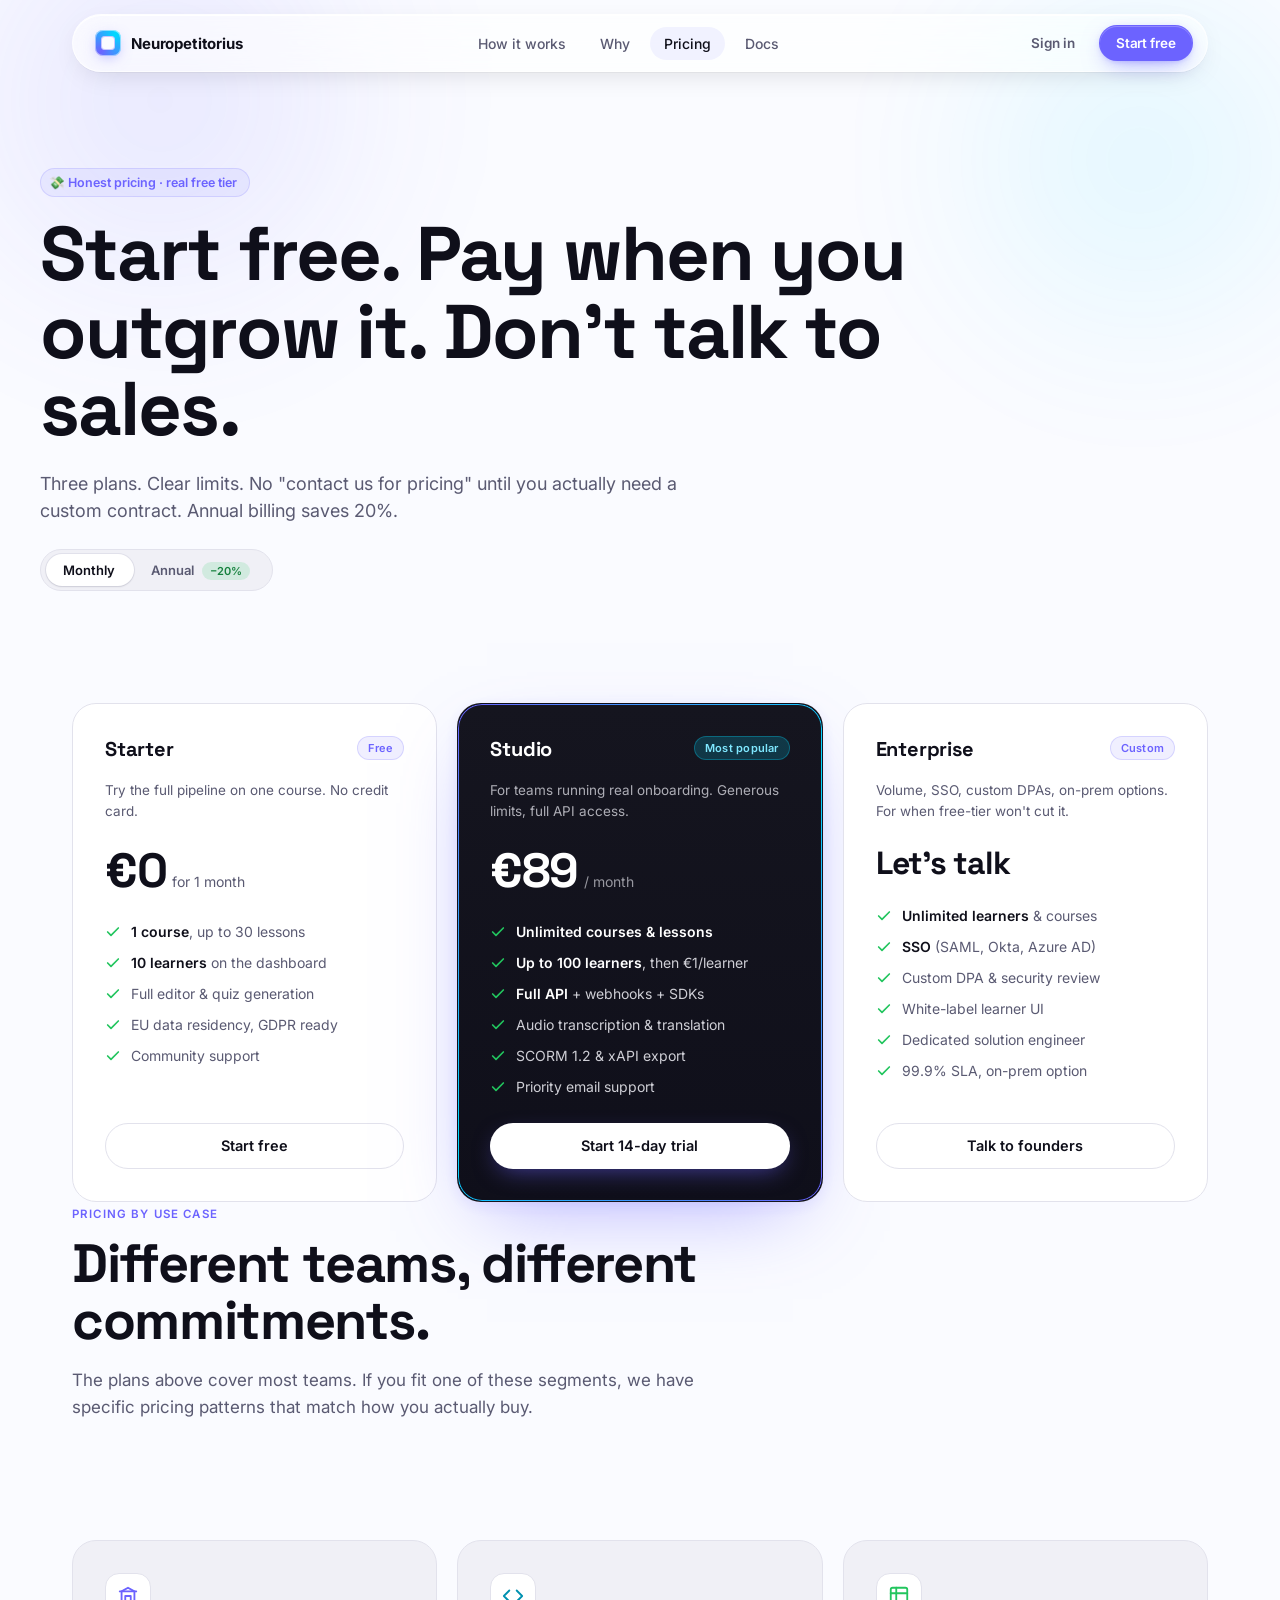
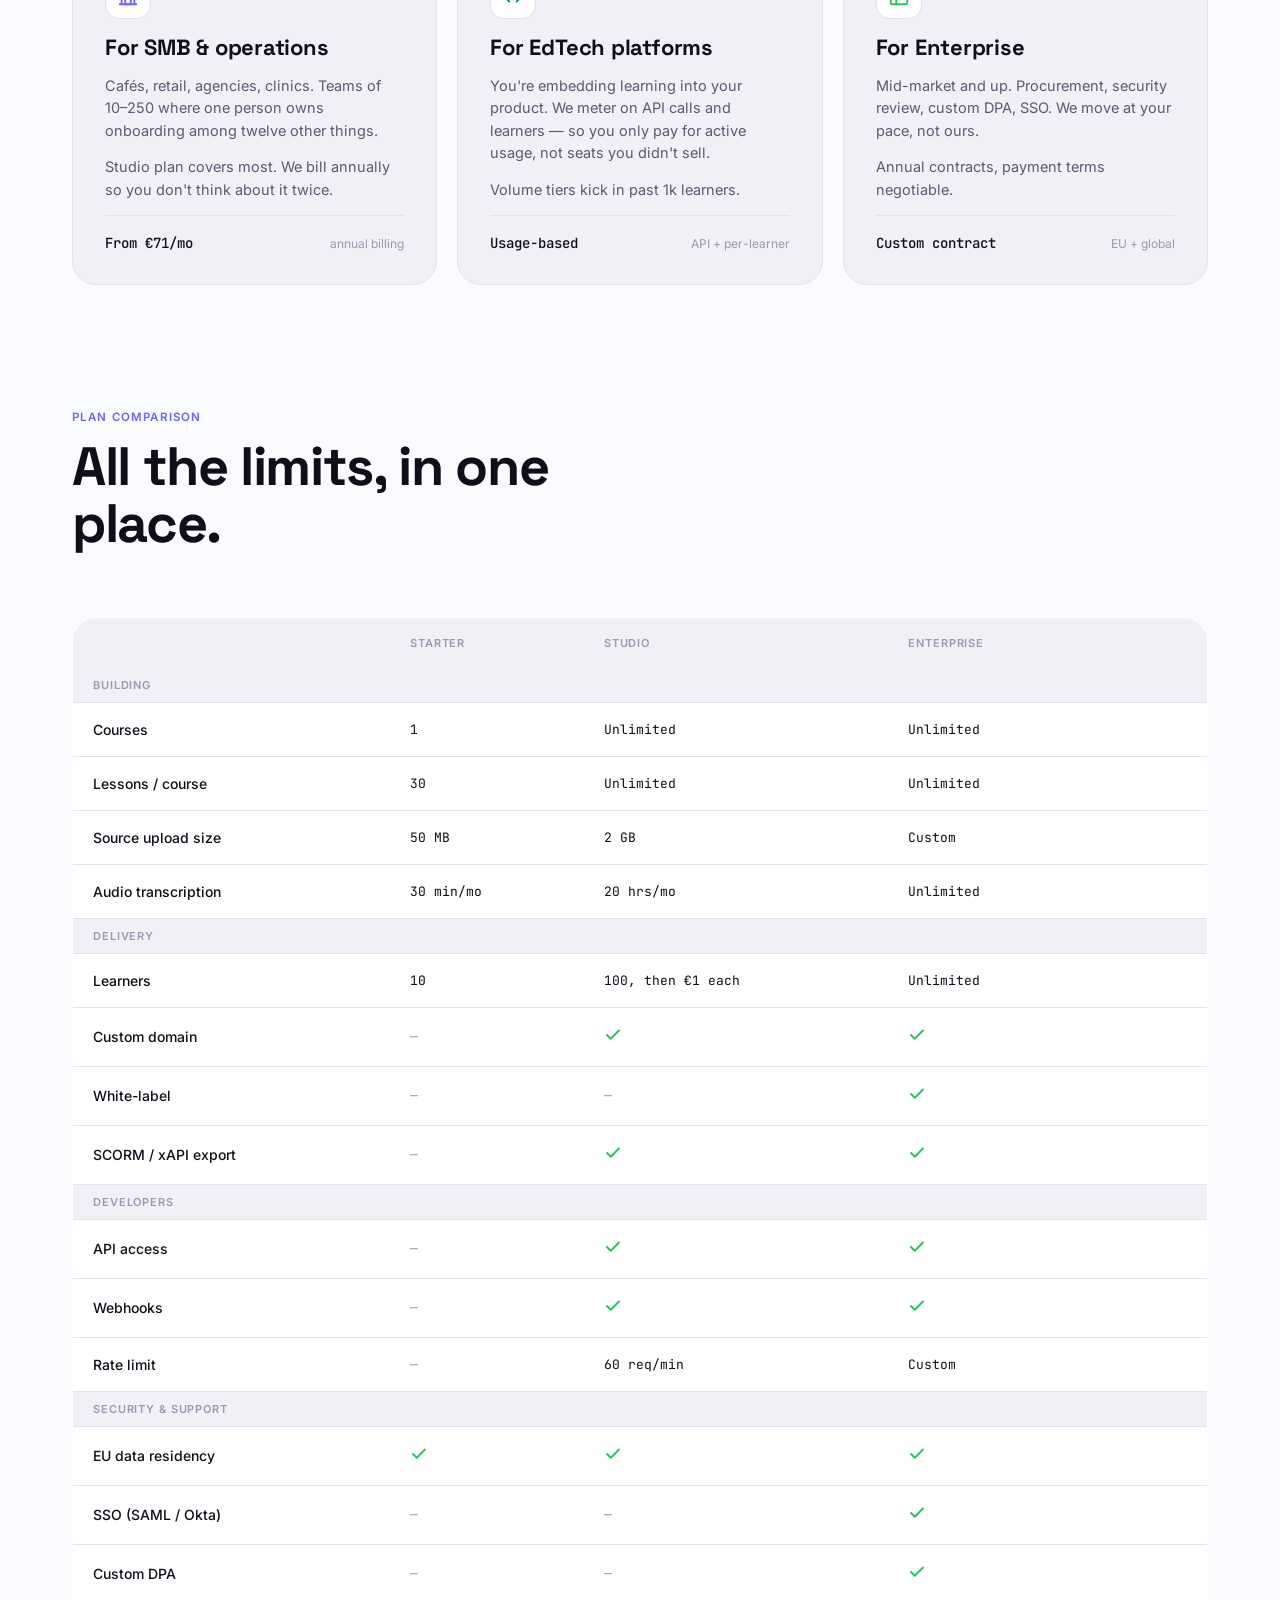
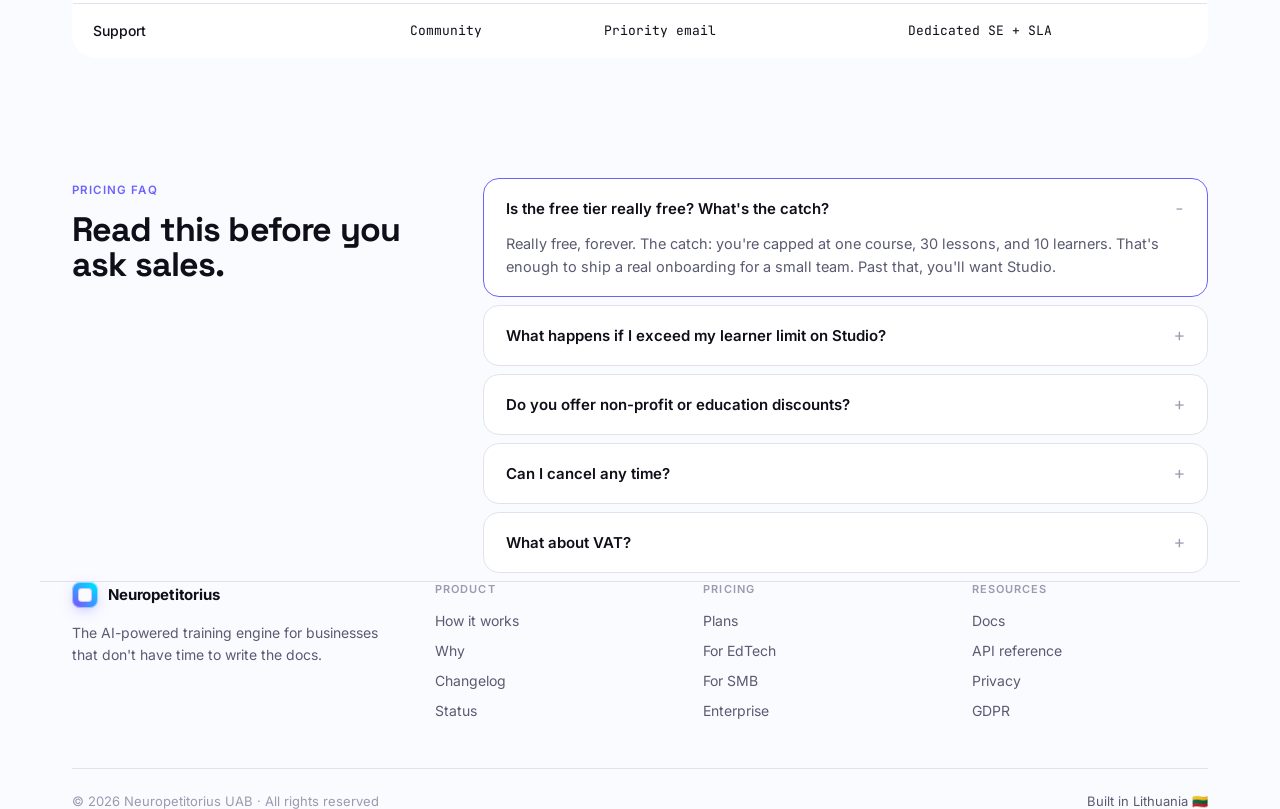
<file: Pricing.html>
<!doctype html>
<html lang="en">
<head>
<meta charset="utf-8" />
<meta name="viewport" content="width=device-width,initial-scale=1" />
<title>Pricing · Neuropetitorius</title>
<link rel="preconnect" href="https://fonts.googleapis.com">
<link rel="preconnect" href="https://fonts.gstatic.com" crossorigin>
<link href="https://fonts.googleapis.com/css2?family=Space+Grotesk:wght@400;500;600;700&family=Inter:wght@400;500;600;700;800;900&family=JetBrains+Mono:wght@400;500&display=swap" rel="stylesheet">
<link rel="stylesheet" href="lumina.css">
<style>
  /* billing toggle */
  .toggle{display:inline-flex;padding:4px;background:var(--surface);border:1px solid var(--border);border-radius:999px;margin-top:24px;position:relative}
  .toggle button{appearance:none;border:0;background:transparent;color:var(--text-2);font:inherit;font-weight:600;font-size:13px;
    padding:8px 18px;border-radius:999px;position:relative;z-index:1;transition:color .2s}
  .toggle button[aria-pressed="true"]{color:var(--text)}
  .toggle .thumb{position:absolute;top:4px;bottom:4px;border-radius:999px;background:#fff;
    box-shadow:0 1px 2px rgba(15,15,26,.1),0 0 0 1px var(--border);transition:.25s cubic-bezier(.3,.7,.4,1)}
  .save{margin-left:8px;padding:2px 8px;border-radius:999px;background:rgba(34,197,94,.15);color:#15803d;font-size:11px;font-weight:600}

  /* plan grid */
  .plans{margin-top:48px;display:grid;grid-template-columns:repeat(3,1fr);gap:20px}
  @media(max-width:980px){.plans{grid-template-columns:1fr;gap:16px}}
  .plan{padding:32px;background:#fff;border:1px solid var(--border);border-radius:24px;
    display:flex;flex-direction:column;gap:18px;transition:.25s;position:relative}
  .plan:hover{transform:translateY(-2px);box-shadow:0 30px 60px -30px rgba(15,15,26,.18),0 4px 16px -4px rgba(15,15,26,.06)}
  .plan.featured{background:linear-gradient(180deg,#15151F,#0F0F1A);color:#fff;border-color:transparent;
    box-shadow:0 30px 80px -30px rgba(108,99,255,.5),0 4px 20px -8px rgba(108,99,255,.3)}
  .plan.featured::before{content:"";position:absolute;inset:0;border-radius:24px;padding:1px;
    background:linear-gradient(135deg,#6C63FF,#00D9FF,#6C63FF);-webkit-mask:linear-gradient(#000 0 0) content-box,linear-gradient(#000 0 0);
    -webkit-mask-composite:xor;mask-composite:exclude;pointer-events:none}
  .plan-h{display:flex;justify-content:space-between;align-items:flex-start;gap:12px}
  .plan h3{margin:0;font-family:'Space Grotesk',sans-serif;font-size:20px;font-weight:700;letter-spacing:-0.01em}
  .plan .blurb{margin:0;font-size:13.5px;color:var(--text-2);line-height:1.5}
  .plan.featured .blurb{color:rgba(240,240,246,.7)}
  .plan .tag{padding:4px 10px;border-radius:999px;font-size:11px;font-weight:600;letter-spacing:.02em;
    background:rgba(108,99,255,.1);color:var(--primary);border:1px solid rgba(108,99,255,.2);flex-shrink:0}
  .plan.featured .tag{background:rgba(0,217,255,.18);color:#7FE8FF;border-color:rgba(0,217,255,.3)}
  .price{display:flex;align-items:baseline;gap:6px;margin:8px 0}
  .price b{font-family:'Space Grotesk',sans-serif;font-size:48px;font-weight:700;letter-spacing:-0.03em;line-height:1}
  .price span{font-size:14px;color:var(--text-2)}
  .plan.featured .price span{color:rgba(240,240,246,.6)}
  .plan ul{list-style:none;padding:0;margin:0;display:flex;flex-direction:column;gap:10px;flex:1}
  .plan li{display:flex;gap:10px;align-items:flex-start;font-size:14px;line-height:1.5;color:var(--text-2)}
  .plan.featured li{color:rgba(240,240,246,.85)}
  .plan li svg{width:16px;height:16px;color:var(--tertiary);flex-shrink:0;margin-top:3px}
  .plan li b{font-weight:600;color:var(--text)}
  .plan.featured li b{color:#fff}
  .plan .cta{margin-top:8px;display:flex;justify-content:center;align-items:center;width:100%;
    height:46px;padding:0 22px;border-radius:999px;font-weight:600;font-size:14.5px;border:1px solid transparent;transition:.2s}
  .plan .cta.primary{background:var(--primary);color:#fff;
    box-shadow:0 8px 24px -8px rgba(108,99,255,.6)}
  .plan .cta.primary:hover{transform:translateY(-1px)}
  .plan .cta.ghost{background:transparent;color:var(--text);border-color:var(--border)}
  .plan .cta.ghost:hover{border-color:var(--primary);color:var(--primary)}
  .plan.featured .cta.primary{background:#fff;color:var(--text)}
  .plan.featured .cta.primary:hover{background:rgba(255,255,255,.92)}

  /* segment cards */
  .segments{margin-top:120px;display:grid;grid-template-columns:repeat(3,1fr);gap:20px}
  @media(max-width:900px){.segments{grid-template-columns:1fr}}
  .seg{padding:32px;background:var(--surface);border:1px solid var(--border);border-radius:24px;display:flex;flex-direction:column;gap:14px;scroll-margin-top:120px}
  .seg .ic{width:46px;height:46px;border-radius:14px;display:grid;place-items:center;background:#fff;border:1px solid var(--border);color:var(--primary)}
  .seg .ic.cyan{color:#0091B0}
  .seg .ic.green{color:var(--tertiary)}
  .seg h3{margin:0;font-family:'Space Grotesk',sans-serif;font-size:22px;font-weight:700;letter-spacing:-0.01em}
  .seg p{margin:0;color:var(--text-2);font-size:14.5px;line-height:1.55}
  .seg .price-tag{margin-top:auto;padding-top:18px;border-top:1px solid var(--border);
    display:flex;justify-content:space-between;align-items:baseline}
  .seg .price-tag b{font-family:'JetBrains Mono',monospace;font-size:14px;color:var(--text);font-weight:500}
  .seg .price-tag span{font-size:12px;color:var(--muted)}

  /* compare table */
  .compare{margin-top:120px}
  .cmp-tbl{width:100%;border-collapse:collapse;background:#fff;border:1px solid var(--border);border-radius:24px;overflow:hidden}
  .cmp-tbl th,.cmp-tbl td{padding:18px 20px;text-align:left;border-bottom:1px solid var(--border);font-size:14px;vertical-align:middle}
  .cmp-tbl thead th{background:var(--surface);font-size:11px;font-weight:600;letter-spacing:.08em;text-transform:uppercase;color:var(--muted)}
  .cmp-tbl tbody th{font-weight:500;color:var(--text)}
  .cmp-tbl td{font-family:'JetBrains Mono',monospace;color:var(--text);font-size:13px}
  .cmp-tbl td.ck svg{width:18px;height:18px;color:var(--tertiary)}
  .cmp-tbl td.dash{color:var(--muted)}
  .cmp-tbl tr:last-child th,.cmp-tbl tr:last-child td{border-bottom:0}
  .cmp-tbl .row-section td,.cmp-tbl .row-section th{background:var(--surface);font-family:'Inter',sans-serif;font-size:11px;font-weight:600;letter-spacing:.08em;text-transform:uppercase;color:var(--muted);padding:10px 20px}
  @media(max-width:760px){.cmp-tbl{display:block;overflow-x:auto;white-space:nowrap}}

  /* faq */
  .faq{margin-top:120px;display:grid;grid-template-columns:1fr 2fr;gap:48px}
  @media(max-width:760px){.faq{grid-template-columns:1fr}}
  details{padding:18px 22px;border:1px solid var(--border);border-radius:16px;margin-bottom:8px;background:#fff;cursor:pointer}
  details[open]{border-color:var(--primary)}
  summary{font-weight:600;font-size:15px;list-style:none;display:flex;justify-content:space-between;gap:14px;align-items:center}
  summary::-webkit-details-marker{display:none}
  summary::after{content:"+";font-family:'JetBrains Mono',monospace;color:var(--muted);font-size:18px;font-weight:300}
  details[open] summary::after{content:"−"}
  details p{margin:12px 0 0;color:var(--text-2);font-size:14.5px;line-height:1.6}
</style>
</head>
<body data-page="pricing">
<div class="ambient"><div class="blob b1"></div><div class="blob b2"></div></div>

<div data-slot="nav"></div>

<main>
<section class="page-hero wrap">
  <span class="pill">💸 Honest pricing · real free tier</span>
  <h1 class="display">Start free. Pay when you outgrow it. Don't talk to sales.</h1>
  <p class="lede">Three plans. Clear limits. No "contact us for pricing" until you actually need a custom contract. Annual billing saves 20%.</p>

  <div class="toggle" id="bill" role="tablist">
    <span class="thumb" id="thumb"></span>
    <button aria-pressed="true" data-bill="monthly">Monthly</button>
    <button aria-pressed="false" data-bill="annual">Annual<span class="save">−20%</span></button>
  </div>
</section>

<section class="wrap" style="padding-top:0">
  <div class="plans">
    <!-- Starter -->
    <div class="plan">
      <div class="plan-h">
        <div>
          <h3>Starter</h3>
        </div>
        <span class="tag">Free</span>
      </div>
      <p class="blurb">Try the full pipeline on one course. No credit card.</p>
      <div class="price"><b>€0</b><span>for 1 month</span></div>
      <ul>
        <li><svg viewBox="0 0 24 24" fill="none" stroke="currentColor" stroke-width="2.5" stroke-linecap="round" stroke-linejoin="round"><polyline points="20 6 9 17 4 12"/></svg><span><b>1 course</b>, up to 30 lessons</span></li>
        <li><svg viewBox="0 0 24 24" fill="none" stroke="currentColor" stroke-width="2.5" stroke-linecap="round" stroke-linejoin="round"><polyline points="20 6 9 17 4 12"/></svg><span><b>10 learners</b> on the dashboard</span></li>
        <li><svg viewBox="0 0 24 24" fill="none" stroke="currentColor" stroke-width="2.5" stroke-linecap="round" stroke-linejoin="round"><polyline points="20 6 9 17 4 12"/></svg><span>Full editor &amp; quiz generation</span></li>
        <li><svg viewBox="0 0 24 24" fill="none" stroke="currentColor" stroke-width="2.5" stroke-linecap="round" stroke-linejoin="round"><polyline points="20 6 9 17 4 12"/></svg><span>EU data residency, GDPR ready</span></li>
        <li><svg viewBox="0 0 24 24" fill="none" stroke="currentColor" stroke-width="2.5" stroke-linecap="round" stroke-linejoin="round"><polyline points="20 6 9 17 4 12"/></svg><span>Community support</span></li>
      </ul>
      <a href="#" class="cta ghost">Start free</a>
    </div>

    <!-- Studio (featured) -->
    <div class="plan featured">
      <div class="plan-h">
        <div>
          <h3 style="color:#fff">Studio</h3>
        </div>
        <span class="tag">Most popular</span>
      </div>
      <p class="blurb">For teams running real onboarding. Generous limits, full API access.</p>
      <div class="price"><b data-monthly="€89" data-annual="€71">€89</b><span data-monthly="/ month" data-annual="/ month, billed annually">/ month</span></div>
      <ul>
        <li><svg viewBox="0 0 24 24" fill="none" stroke="currentColor" stroke-width="2.5" stroke-linecap="round" stroke-linejoin="round"><polyline points="20 6 9 17 4 12"/></svg><span><b>Unlimited courses &amp; lessons</b></span></li>
        <li><svg viewBox="0 0 24 24" fill="none" stroke="currentColor" stroke-width="2.5" stroke-linecap="round" stroke-linejoin="round"><polyline points="20 6 9 17 4 12"/></svg><span><b>Up to 100 learners</b>, then €1/learner</span></li>
        <li><svg viewBox="0 0 24 24" fill="none" stroke="currentColor" stroke-width="2.5" stroke-linecap="round" stroke-linejoin="round"><polyline points="20 6 9 17 4 12"/></svg><span><b>Full API</b> + webhooks + SDKs</span></li>
        <li><svg viewBox="0 0 24 24" fill="none" stroke="currentColor" stroke-width="2.5" stroke-linecap="round" stroke-linejoin="round"><polyline points="20 6 9 17 4 12"/></svg><span>Audio transcription &amp; translation</span></li>
        <li><svg viewBox="0 0 24 24" fill="none" stroke="currentColor" stroke-width="2.5" stroke-linecap="round" stroke-linejoin="round"><polyline points="20 6 9 17 4 12"/></svg><span>SCORM 1.2 &amp; xAPI export</span></li>
        <li><svg viewBox="0 0 24 24" fill="none" stroke="currentColor" stroke-width="2.5" stroke-linecap="round" stroke-linejoin="round"><polyline points="20 6 9 17 4 12"/></svg><span>Priority email support</span></li>
      </ul>
      <a href="#" class="cta primary">Start 14-day trial</a>
    </div>

    <!-- Enterprise -->
    <div class="plan">
      <div class="plan-h">
        <div>
          <h3>Enterprise</h3>
        </div>
        <span class="tag">Custom</span>
      </div>
      <p class="blurb">Volume, SSO, custom DPAs, on-prem options. For when free-tier won't cut it.</p>
      <div class="price"><b style="font-size:32px">Let's talk</b></div>
      <ul>
        <li><svg viewBox="0 0 24 24" fill="none" stroke="currentColor" stroke-width="2.5" stroke-linecap="round" stroke-linejoin="round"><polyline points="20 6 9 17 4 12"/></svg><span><b>Unlimited learners</b> &amp; courses</span></li>
        <li><svg viewBox="0 0 24 24" fill="none" stroke="currentColor" stroke-width="2.5" stroke-linecap="round" stroke-linejoin="round"><polyline points="20 6 9 17 4 12"/></svg><span><b>SSO</b> (SAML, Okta, Azure AD)</span></li>
        <li><svg viewBox="0 0 24 24" fill="none" stroke="currentColor" stroke-width="2.5" stroke-linecap="round" stroke-linejoin="round"><polyline points="20 6 9 17 4 12"/></svg><span>Custom DPA &amp; security review</span></li>
        <li><svg viewBox="0 0 24 24" fill="none" stroke="currentColor" stroke-width="2.5" stroke-linecap="round" stroke-linejoin="round"><polyline points="20 6 9 17 4 12"/></svg><span>White-label learner UI</span></li>
        <li><svg viewBox="0 0 24 24" fill="none" stroke="currentColor" stroke-width="2.5" stroke-linecap="round" stroke-linejoin="round"><polyline points="20 6 9 17 4 12"/></svg><span>Dedicated solution engineer</span></li>
        <li><svg viewBox="0 0 24 24" fill="none" stroke="currentColor" stroke-width="2.5" stroke-linecap="round" stroke-linejoin="round"><polyline points="20 6 9 17 4 12"/></svg><span>99.9% SLA, on-prem option</span></li>
      </ul>
      <a href="#enterprise" class="cta ghost">Talk to founders</a>
    </div>
  </div>
</section>

<!-- Segments -->
<section class="wrap" style="padding-top:0">
  <div class="sec-head">
    <span class="eyebrow">Pricing by use case</span>
    <h2 class="display sec-h">Different teams, different commitments.</h2>
    <p class="sec-sub">The plans above cover most teams. If you fit one of these segments, we have specific pricing patterns that match how you actually buy.</p>
  </div>

  <div class="segments">
    <div class="seg" id="smb">
      <div class="ic"><svg width="22" height="22" viewBox="0 0 24 24" fill="none" stroke="currentColor" stroke-width="2" stroke-linecap="round" stroke-linejoin="round"><path d="M3 21h18"/><path d="M3 7h18"/><path d="M5 21V7l7-4 7 4v14"/><rect x="9" y="12" width="6" height="9"/></svg></div>
      <h3>For SMB &amp; operations</h3>
      <p>Cafés, retail, agencies, clinics. Teams of 10–250 where one person owns onboarding among twelve other things.</p>
      <p>Studio plan covers most. We bill annually so you don't think about it twice.</p>
      <div class="price-tag"><b>From €71/mo</b><span>annual billing</span></div>
    </div>
    <div class="seg" id="edtech">
      <div class="ic cyan"><svg width="22" height="22" viewBox="0 0 24 24" fill="none" stroke="currentColor" stroke-width="2" stroke-linecap="round" stroke-linejoin="round"><polyline points="16 18 22 12 16 6"/><polyline points="8 6 2 12 8 18"/></svg></div>
      <h3>For EdTech platforms</h3>
      <p>You're embedding learning into your product. We meter on API calls and learners — so you only pay for active usage, not seats you didn't sell.</p>
      <p>Volume tiers kick in past 1k learners.</p>
      <div class="price-tag"><b>Usage-based</b><span>API + per-learner</span></div>
    </div>
    <div class="seg" id="enterprise">
      <div class="ic green"><svg width="22" height="22" viewBox="0 0 24 24" fill="none" stroke="currentColor" stroke-width="2" stroke-linecap="round" stroke-linejoin="round"><rect x="3" y="3" width="18" height="18" rx="2"/><path d="M9 3v18"/><path d="M3 9h18"/></svg></div>
      <h3>For Enterprise</h3>
      <p>Mid-market and up. Procurement, security review, custom DPA, SSO. We move at your pace, not ours.</p>
      <p>Annual contracts, payment terms negotiable.</p>
      <div class="price-tag"><b>Custom contract</b><span>EU + global</span></div>
    </div>
  </div>
</section>

<!-- Compare -->
<section class="wrap compare" style="padding-top:0">
  <div class="sec-head">
    <span class="eyebrow">Plan comparison</span>
    <h2 class="display sec-h">All the limits, in one place.</h2>
  </div>

  <table class="cmp-tbl">
    <thead>
      <tr>
        <th>&nbsp;</th>
        <th>Starter</th>
        <th>Studio</th>
        <th>Enterprise</th>
      </tr>
    </thead>
    <tbody>
      <tr class="row-section"><th colspan="4">Building</th></tr>
      <tr><th>Courses</th><td>1</td><td>Unlimited</td><td>Unlimited</td></tr>
      <tr><th>Lessons / course</th><td>30</td><td>Unlimited</td><td>Unlimited</td></tr>
      <tr><th>Source upload size</th><td>50 MB</td><td>2 GB</td><td>Custom</td></tr>
      <tr><th>Audio transcription</th><td>30 min/mo</td><td>20 hrs/mo</td><td>Unlimited</td></tr>

      <tr class="row-section"><th colspan="4">Delivery</th></tr>
      <tr><th>Learners</th><td>10</td><td>100, then €1 each</td><td>Unlimited</td></tr>
      <tr><th>Custom domain</th><td class="dash">—</td><td class="ck"><svg viewBox="0 0 24 24" fill="none" stroke="currentColor" stroke-width="2.5" stroke-linecap="round" stroke-linejoin="round"><polyline points="20 6 9 17 4 12"/></svg></td><td class="ck"><svg viewBox="0 0 24 24" fill="none" stroke="currentColor" stroke-width="2.5" stroke-linecap="round" stroke-linejoin="round"><polyline points="20 6 9 17 4 12"/></svg></td></tr>
      <tr><th>White-label</th><td class="dash">—</td><td class="dash">—</td><td class="ck"><svg viewBox="0 0 24 24" fill="none" stroke="currentColor" stroke-width="2.5" stroke-linecap="round" stroke-linejoin="round"><polyline points="20 6 9 17 4 12"/></svg></td></tr>
      <tr><th>SCORM / xAPI export</th><td class="dash">—</td><td class="ck"><svg viewBox="0 0 24 24" fill="none" stroke="currentColor" stroke-width="2.5" stroke-linecap="round" stroke-linejoin="round"><polyline points="20 6 9 17 4 12"/></svg></td><td class="ck"><svg viewBox="0 0 24 24" fill="none" stroke="currentColor" stroke-width="2.5" stroke-linecap="round" stroke-linejoin="round"><polyline points="20 6 9 17 4 12"/></svg></td></tr>

      <tr class="row-section"><th colspan="4">Developers</th></tr>
      <tr><th>API access</th><td class="dash">—</td><td class="ck"><svg viewBox="0 0 24 24" fill="none" stroke="currentColor" stroke-width="2.5" stroke-linecap="round" stroke-linejoin="round"><polyline points="20 6 9 17 4 12"/></svg></td><td class="ck"><svg viewBox="0 0 24 24" fill="none" stroke="currentColor" stroke-width="2.5" stroke-linecap="round" stroke-linejoin="round"><polyline points="20 6 9 17 4 12"/></svg></td></tr>
      <tr><th>Webhooks</th><td class="dash">—</td><td class="ck"><svg viewBox="0 0 24 24" fill="none" stroke="currentColor" stroke-width="2.5" stroke-linecap="round" stroke-linejoin="round"><polyline points="20 6 9 17 4 12"/></svg></td><td class="ck"><svg viewBox="0 0 24 24" fill="none" stroke="currentColor" stroke-width="2.5" stroke-linecap="round" stroke-linejoin="round"><polyline points="20 6 9 17 4 12"/></svg></td></tr>
      <tr><th>Rate limit</th><td class="dash">—</td><td>60 req/min</td><td>Custom</td></tr>

      <tr class="row-section"><th colspan="4">Security &amp; support</th></tr>
      <tr><th>EU data residency</th><td class="ck"><svg viewBox="0 0 24 24" fill="none" stroke="currentColor" stroke-width="2.5" stroke-linecap="round" stroke-linejoin="round"><polyline points="20 6 9 17 4 12"/></svg></td><td class="ck"><svg viewBox="0 0 24 24" fill="none" stroke="currentColor" stroke-width="2.5" stroke-linecap="round" stroke-linejoin="round"><polyline points="20 6 9 17 4 12"/></svg></td><td class="ck"><svg viewBox="0 0 24 24" fill="none" stroke="currentColor" stroke-width="2.5" stroke-linecap="round" stroke-linejoin="round"><polyline points="20 6 9 17 4 12"/></svg></td></tr>
      <tr><th>SSO (SAML / Okta)</th><td class="dash">—</td><td class="dash">—</td><td class="ck"><svg viewBox="0 0 24 24" fill="none" stroke="currentColor" stroke-width="2.5" stroke-linecap="round" stroke-linejoin="round"><polyline points="20 6 9 17 4 12"/></svg></td></tr>
      <tr><th>Custom DPA</th><td class="dash">—</td><td class="dash">—</td><td class="ck"><svg viewBox="0 0 24 24" fill="none" stroke="currentColor" stroke-width="2.5" stroke-linecap="round" stroke-linejoin="round"><polyline points="20 6 9 17 4 12"/></svg></td></tr>
      <tr><th>Support</th><td>Community</td><td>Priority email</td><td>Dedicated SE + SLA</td></tr>
    </tbody>
  </table>
</section>

<!-- FAQ -->
<section class="wrap" style="padding-top:0">
  <div class="faq">
    <div>
      <span class="eyebrow">Pricing FAQ</span>
      <h2 class="display sec-h" style="font-size:34px">Read this before you ask sales.</h2>
    </div>
    <div>
      <details open>
        <summary>Is the free tier really free? What's the catch?</summary>
        <p>Really free, forever. The catch: you're capped at one course, 30 lessons, and 10 learners. That's enough to ship a real onboarding for a small team. Past that, you'll want Studio.</p>
      </details>
      <details>
        <summary>What happens if I exceed my learner limit on Studio?</summary>
        <p>Each learner past 100 is €1/month, billed at the end of the cycle. We'll never block a learner from logging in mid-course because of a limit — we trust you to true up later.</p>
      </details>
      <details>
        <summary>Do you offer non-profit or education discounts?</summary>
        <p>Yes — 50% off Studio for registered non-profits and accredited educational institutions. Email <span class="mono" style="background:var(--surface);padding:2px 8px;border-radius:6px;font-size:13px">edu@neuropetitorius.com</span> with proof and we'll set it up.</p>
      </details>
      <details>
        <summary>Can I cancel any time?</summary>
        <p>Monthly plans cancel at the end of the cycle. Annual plans are non-refundable past the 14-day trial. We don't auto-renew without warning — you'll get an email 30 days before your renewal.</p>
      </details>
      <details>
        <summary>What about VAT?</summary>
        <p>Prices are exclusive of VAT. EU customers with a valid VAT number aren't charged VAT (reverse charge). For everyone else, VAT is added at your local rate.</p>
      </details>
    </div>
  </div>
</section>
</main>

<div data-slot="footer"></div>
<script src="shared.js"></script>
<script>
  // billing toggle
  (function(){
    const wrap = document.getElementById('bill');
    const thumb = document.getElementById('thumb');
    const btns = wrap.querySelectorAll('button');
    const featuredPrice = document.querySelector('.plan.featured .price b');
    const featuredCadence = document.querySelector('.plan.featured .price span');
    const setActive = (idx) => {
      btns.forEach((b,i)=>b.setAttribute('aria-pressed', i===idx?'true':'false'));
      const r = btns[idx].getBoundingClientRect();
      const wr = wrap.getBoundingClientRect();
      thumb.style.left = (r.left-wr.left)+'px';
      thumb.style.width = r.width+'px';
      const mode = btns[idx].dataset.bill;
      featuredPrice.textContent = featuredPrice.dataset[mode];
      featuredCadence.textContent = featuredCadence.dataset[mode];
    };
    btns.forEach((b,i)=>b.addEventListener('click',()=>setActive(i)));
    setActive(0);
    window.addEventListener('resize',()=>{
      const idx = [...btns].findIndex(b=>b.getAttribute('aria-pressed')==='true');
      setActive(idx<0?0:idx);
    });
  })();
</script>
</body>
</html>
</file>
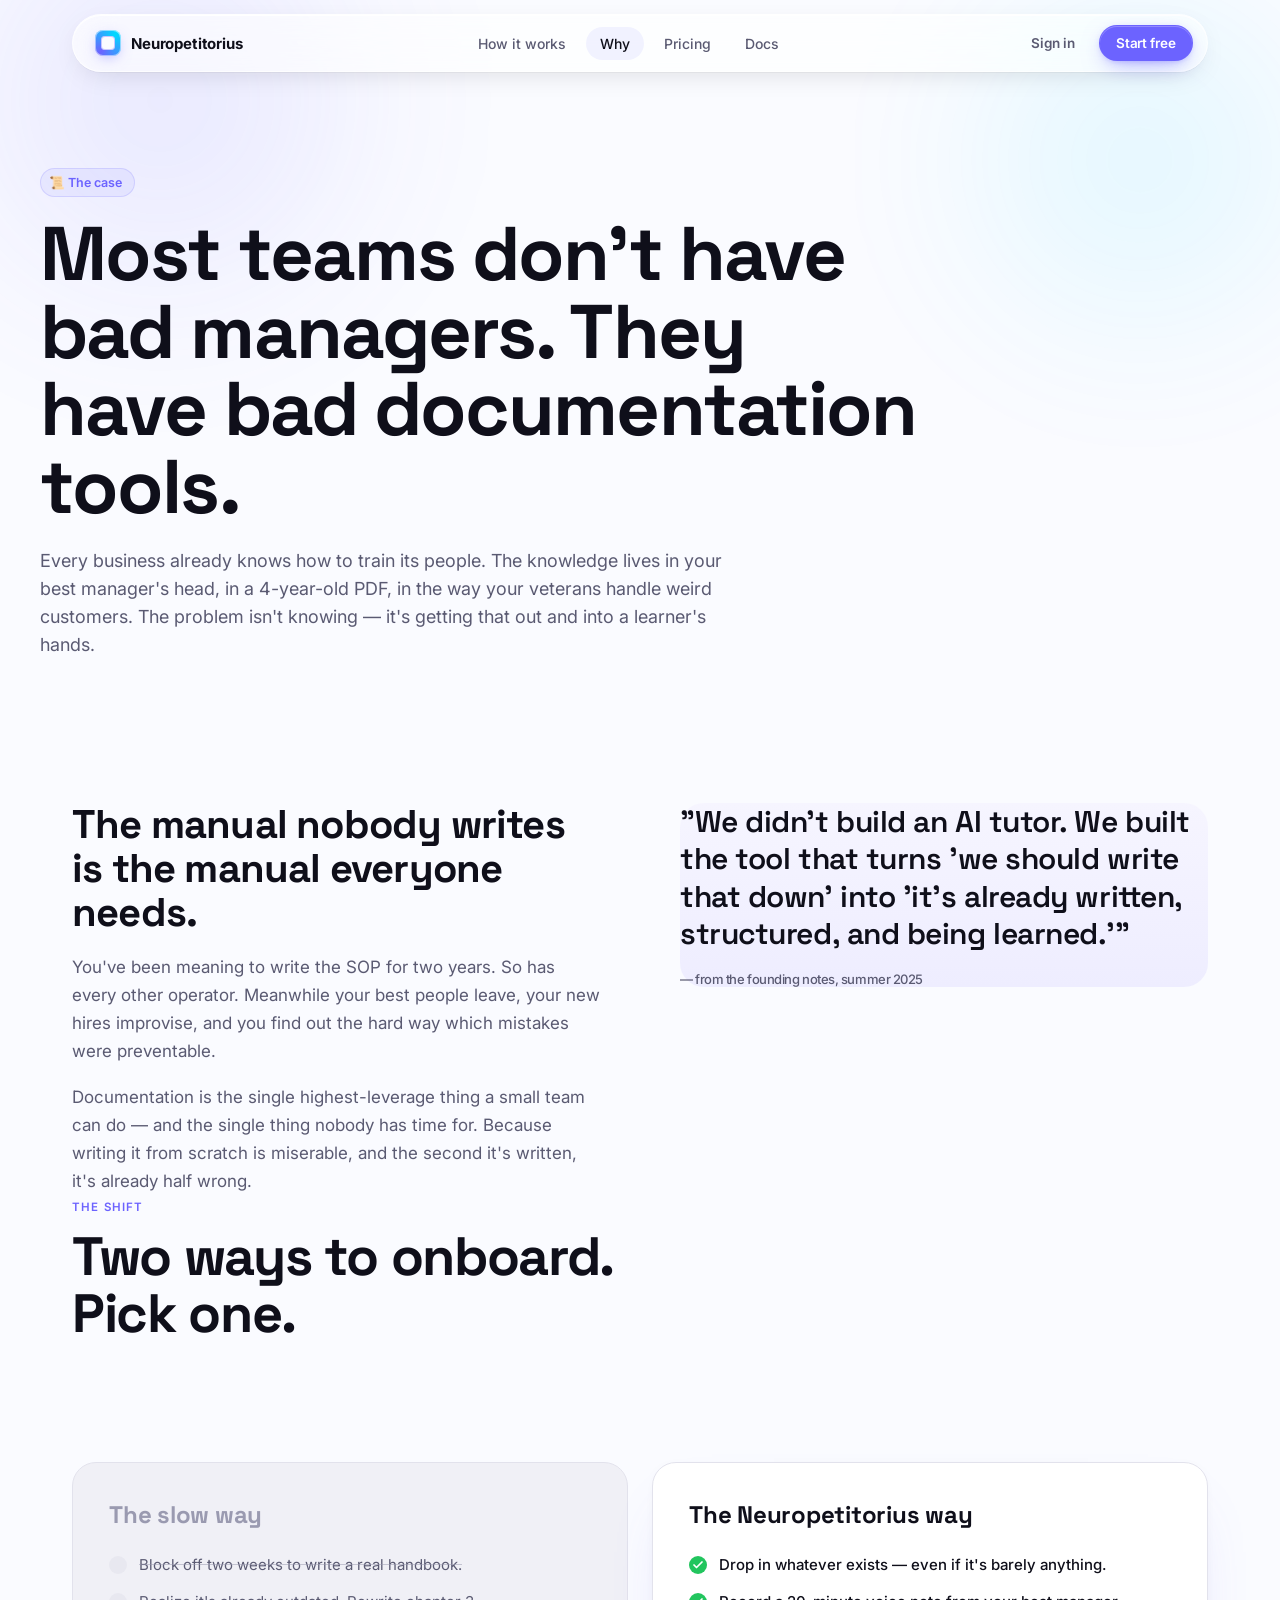
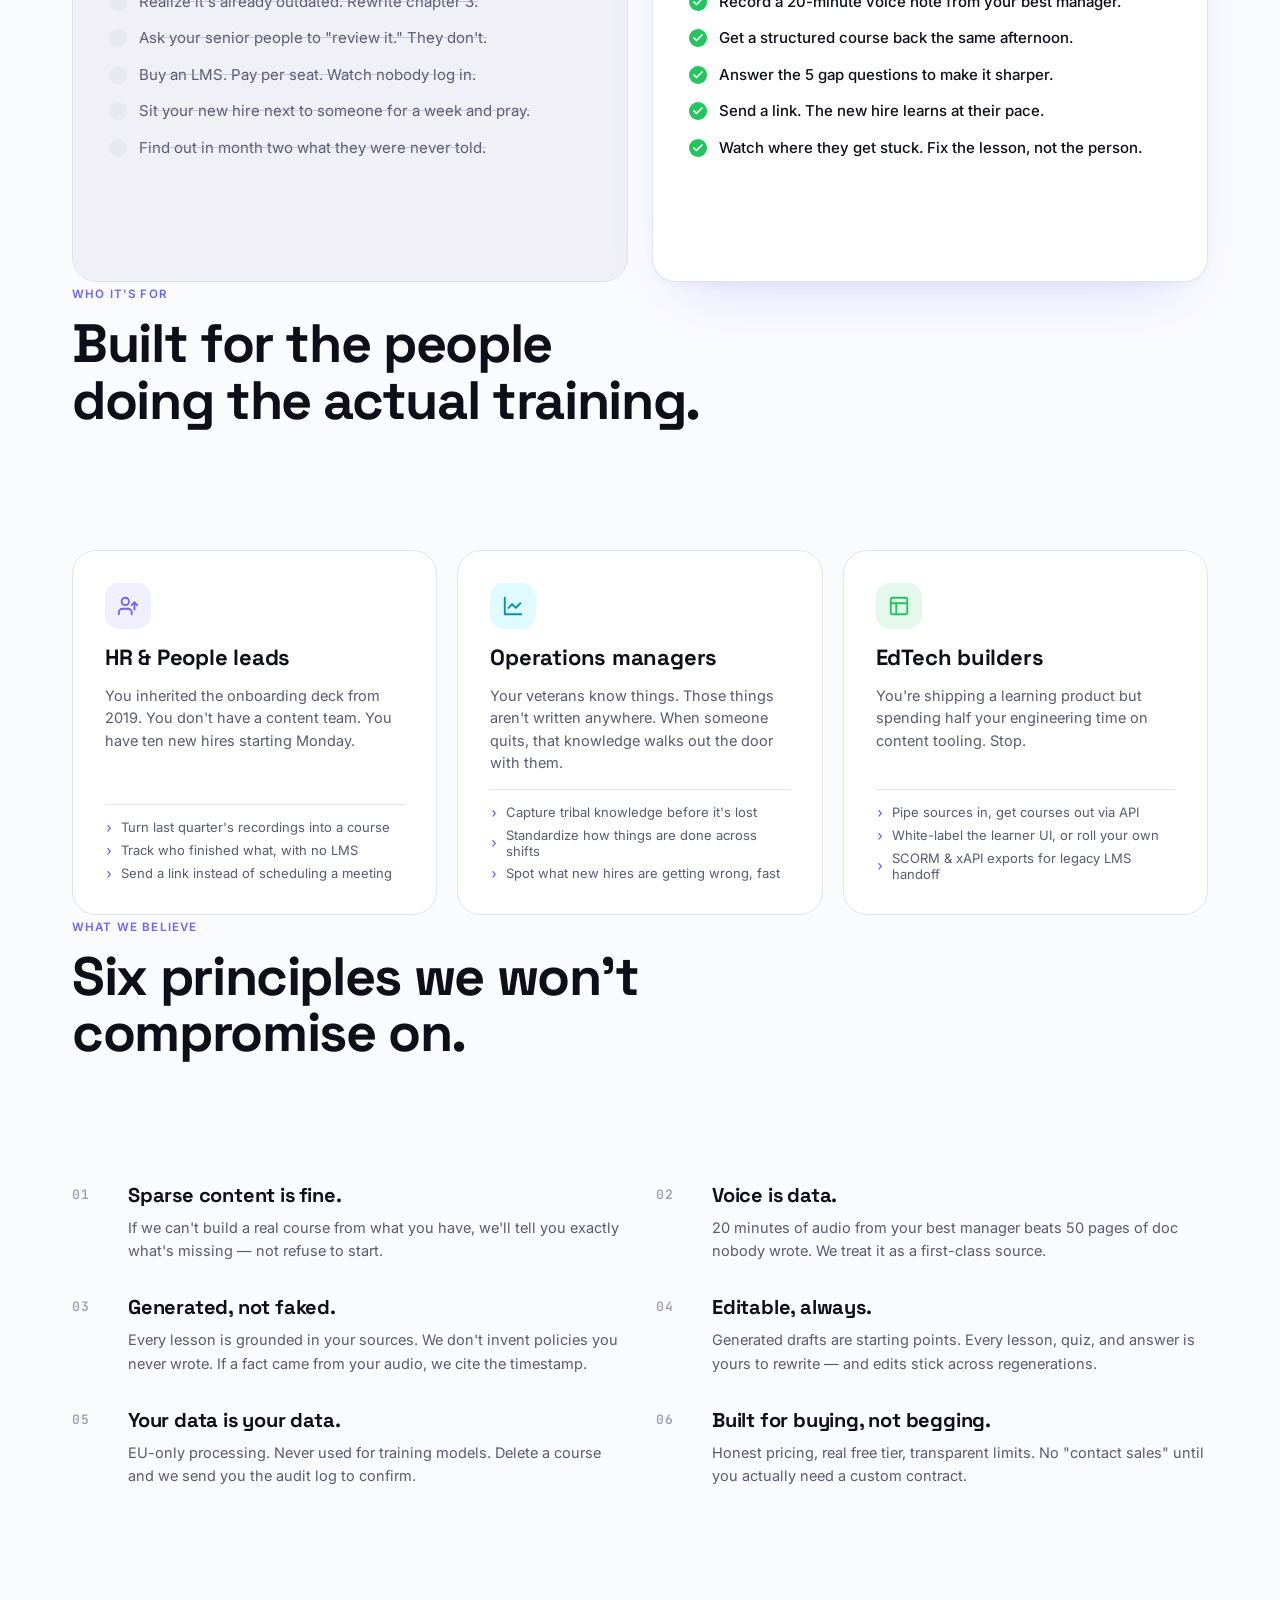
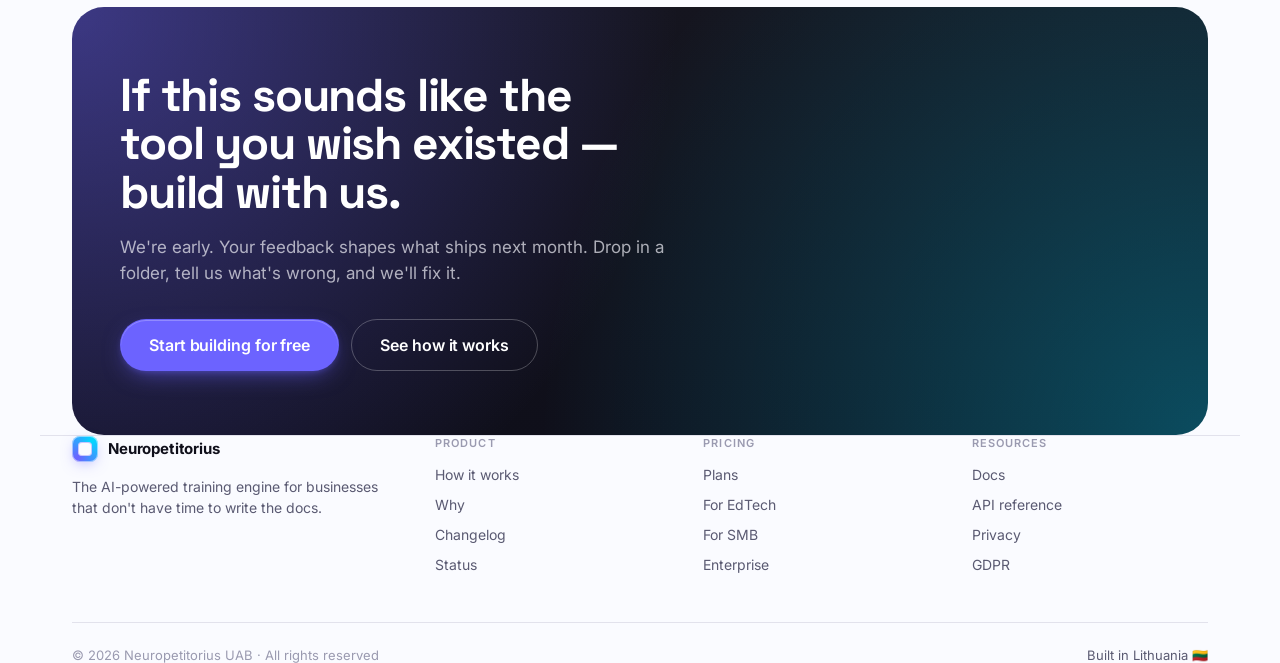
<file: Why.html>
<!doctype html>
<html lang="en">
<head>
<meta charset="utf-8" />
<meta name="viewport" content="width=device-width,initial-scale=1" />
<title>Why · Neuropetitorius</title>
<link rel="preconnect" href="https://fonts.googleapis.com">
<link rel="preconnect" href="https://fonts.gstatic.com" crossorigin>
<link href="https://fonts.googleapis.com/css2?family=Space+Grotesk:wght@400;500;600;700&family=Inter:wght@400;500;600;700;800;900&family=JetBrains+Mono:wght@400;500&display=swap" rel="stylesheet">
<link rel="stylesheet" href="lumina.css">
<style>
  /* manifesto */
  .manifesto{margin-top:80px;display:grid;grid-template-columns:1fr 1fr;gap:80px;align-items:start}
  @media(max-width:880px){.manifesto{grid-template-columns:1fr;gap:32px}}
  .manifesto h2{font-family:'Space Grotesk',sans-serif;font-size:clamp(28px,3.6vw,40px);font-weight:700;letter-spacing:-0.02em;line-height:1.1;margin:0}
  .manifesto p{margin:18px 0 0;color:var(--text-2);font-size:17px;line-height:1.65}
  .manifesto blockquote{margin:0;padding:0;border:0}
  .pull{font-family:'Space Grotesk',sans-serif;font-size:clamp(22px,2.6vw,30px);font-weight:600;letter-spacing:-0.015em;line-height:1.25;color:var(--text);
    padding:32px;background:linear-gradient(180deg,#F6F5FF,#EEEDFF);border-radius:24px;border-left:3px solid var(--primary)}
  .pull cite{display:block;margin-top:18px;font-style:normal;font-family:'Inter',sans-serif;font-size:13px;color:var(--text-2);font-weight:500}

  /* contrast (the old way / the new way) */
  .contrast{margin-top:120px;display:grid;grid-template-columns:1fr 1fr;gap:24px}
  @media(max-width:880px){.contrast{grid-template-columns:1fr}}
  .contrast .col{padding:36px;border-radius:24px;display:flex;flex-direction:column;gap:16px;min-height:420px}
  .contrast .old{background:var(--surface);border:1px solid var(--border);color:var(--text-2)}
  .contrast .old h3{margin:0;font-family:'Space Grotesk',sans-serif;font-size:24px;font-weight:700;color:var(--muted);letter-spacing:-0.01em}
  .contrast .old ul{margin:8px 0 0;padding:0;list-style:none;display:flex;flex-direction:column;gap:14px}
  .contrast .old li{display:flex;gap:12px;align-items:flex-start;color:var(--text-2);font-size:15px;line-height:1.5;text-decoration:line-through;text-decoration-color:rgba(154,154,176,.5)}
  .contrast .old li::before{content:"";width:18px;height:18px;border-radius:50%;background:var(--surface-raised);flex-shrink:0;margin-top:2px}
  .contrast .new{background:#fff;border:1px solid var(--border);
    box-shadow:0 30px 60px -30px rgba(108,99,255,.25),0 4px 16px -4px rgba(15,15,26,.06)}
  .contrast .new h3{margin:0;font-family:'Space Grotesk',sans-serif;font-size:24px;font-weight:700;letter-spacing:-0.01em}
  .contrast .new ul{margin:8px 0 0;padding:0;list-style:none;display:flex;flex-direction:column;gap:14px}
  .contrast .new li{display:flex;gap:12px;align-items:flex-start;color:var(--text);font-size:15px;line-height:1.5;font-weight:500}
  .contrast .new li::before{content:"";width:18px;height:18px;border-radius:50%;background:var(--tertiary);flex-shrink:0;margin-top:2px;
    background-image:url("data:image/svg+xml;utf8,<svg xmlns='http://www.w3.org/2000/svg' viewBox='0 0 24 24' fill='none' stroke='white' stroke-width='3.5' stroke-linecap='round' stroke-linejoin='round'><polyline points='20 6 9 17 4 12'/></svg>");
    background-size:12px;background-position:center;background-repeat:no-repeat}

  /* audience */
  .audience{margin-top:120px;display:grid;grid-template-columns:repeat(3,1fr);gap:20px}
  @media(max-width:900px){.audience{grid-template-columns:1fr}}
  .aud{padding:32px;background:#fff;border:1px solid var(--border);border-radius:24px;display:flex;flex-direction:column;gap:14px;transition:.25s}
  .aud:hover{transform:translateY(-2px);box-shadow:0 30px 60px -30px rgba(108,99,255,.18),0 4px 16px -4px rgba(15,15,26,.06);border-color:rgba(108,99,255,.3)}
  .aud .ic{width:46px;height:46px;border-radius:14px;display:grid;place-items:center;background:rgba(108,99,255,.1);color:var(--primary)}
  .aud .ic.cyan{background:rgba(0,217,255,.12);color:#0091B0}
  .aud .ic.green{background:rgba(34,197,94,.12);color:var(--tertiary)}
  .aud h3{margin:0;font-family:'Space Grotesk',sans-serif;font-size:22px;font-weight:700;letter-spacing:-0.01em}
  .aud p{margin:0;color:var(--text-2);font-size:14.5px;line-height:1.55}
  .aud ul{margin:auto 0 0;padding:14px 0 0;list-style:none;border-top:1px solid var(--border);display:flex;flex-direction:column;gap:6px}
  .aud li{font-size:13px;color:var(--text-2);display:flex;gap:8px;align-items:center}
  .aud li::before{content:"›";font-family:'JetBrains Mono',monospace;color:var(--primary);font-weight:600}

  /* principles */
  .principles{margin-top:120px;display:grid;grid-template-columns:repeat(2,1fr);gap:32px}
  @media(max-width:760px){.principles{grid-template-columns:1fr}}
  .pr{display:flex;gap:20px;align-items:flex-start}
  .pr .num{font-family:'JetBrains Mono',monospace;font-size:13px;font-weight:500;color:var(--muted);width:36px;flex-shrink:0;padding-top:4px;letter-spacing:.04em}
  .pr h3{margin:0 0 8px;font-family:'Space Grotesk',sans-serif;font-size:20px;font-weight:700;letter-spacing:-0.01em}
  .pr p{margin:0;color:var(--text-2);font-size:14.5px;line-height:1.6}

  /* CTA */
  .cta-card{background:var(--text);color:#fff;border-radius:32px;padding:64px 48px;position:relative;overflow:hidden;
    background-image:radial-gradient(circle at 0% 0%,rgba(108,99,255,.45),transparent 50%),radial-gradient(circle at 100% 100%,rgba(0,217,255,.3),transparent 55%),linear-gradient(180deg,#15151F,#0F0F1A);margin-top:120px}
  .cta-card>*{position:relative;z-index:1}
  .cta-card h2{margin:0;font-family:'Space Grotesk',sans-serif;font-size:clamp(30px,4vw,46px);font-weight:700;letter-spacing:-0.025em;line-height:1.05;max-width:18ch}
  .cta-card p{margin:18px 0 0;color:rgba(240,240,246,.7);font-size:17px;max-width:54ch;line-height:1.55}
  .cta-card .btn-row{margin-top:32px;display:flex;gap:12px;flex-wrap:wrap}
  .cta-card .btn-ghost{color:#fff;border-color:rgba(255,255,255,.25);background:transparent}
</style>
</head>
<body data-page="why">
<div class="ambient"><div class="blob b1"></div><div class="blob b2"></div></div>

<div data-slot="nav"></div>

<main>
<section class="page-hero wrap">
  <span class="pill">📜 The case</span>
  <h1 class="display">Most teams don't have bad managers. They have bad documentation tools.</h1>
  <p class="lede">Every business already knows how to train its people. The knowledge lives in your best manager's head, in a 4-year-old PDF, in the way your veterans handle weird customers. The problem isn't knowing — it's getting that out and into a learner's hands.</p>
</section>

<section class="wrap" style="padding-top:0">
  <div class="manifesto">
    <div>
      <h2>The manual nobody writes is the manual everyone needs.</h2>
      <p>You've been meaning to write the SOP for two years. So has every other operator. Meanwhile your best people leave, your new hires improvise, and you find out the hard way which mistakes were preventable.</p>
      <p>Documentation is the single highest-leverage thing a small team can do — and the single thing nobody has time for. Because writing it from scratch is miserable, and the second it's written, it's already half wrong.</p>
    </div>
    <blockquote class="pull">
      "We didn't build an AI tutor. We built the tool that turns 'we should write that down' into 'it's already written, structured, and being learned.'"
      <cite>— from the founding notes, summer 2025</cite>
    </blockquote>
  </div>
</section>

<section class="wrap" style="padding-top:0">
  <div class="sec-head">
    <span class="eyebrow">The shift</span>
    <h2 class="display sec-h">Two ways to onboard. Pick one.</h2>
  </div>

  <div class="contrast">
    <div class="col old">
      <h3>The slow way</h3>
      <ul>
        <li>Block off two weeks to write a real handbook.</li>
        <li>Realize it's already outdated. Rewrite chapter 3.</li>
        <li>Ask your senior people to "review it." They don't.</li>
        <li>Buy an LMS. Pay per seat. Watch nobody log in.</li>
        <li>Sit your new hire next to someone for a week and pray.</li>
        <li>Find out in month two what they were never told.</li>
      </ul>
    </div>
    <div class="col new">
      <h3>The Neuropetitorius way</h3>
      <ul>
        <li>Drop in whatever exists — even if it's barely anything.</li>
        <li>Record a 20-minute voice note from your best manager.</li>
        <li>Get a structured course back the same afternoon.</li>
        <li>Answer the 5 gap questions to make it sharper.</li>
        <li>Send a link. The new hire learns at their pace.</li>
        <li>Watch where they get stuck. Fix the lesson, not the person.</li>
      </ul>
    </div>
  </div>
</section>

<section class="wrap" style="padding-top:0">
  <div class="sec-head">
    <span class="eyebrow">Who it's for</span>
    <h2 class="display sec-h">Built for the people doing the actual training.</h2>
  </div>

  <div class="audience">
    <div class="aud">
      <div class="ic">
        <svg width="22" height="22" viewBox="0 0 24 24" fill="none" stroke="currentColor" stroke-width="2" stroke-linecap="round" stroke-linejoin="round"><path d="M16 21v-2a4 4 0 0 0-4-4H6a4 4 0 0 0-4 4v2"/><circle cx="9" cy="7" r="4"/><path d="m22 11-3-3-3 3"/><path d="M19 8v8"/></svg>
      </div>
      <h3>HR &amp; People leads</h3>
      <p>You inherited the onboarding deck from 2019. You don't have a content team. You have ten new hires starting Monday.</p>
      <ul>
        <li>Turn last quarter's recordings into a course</li>
        <li>Track who finished what, with no LMS</li>
        <li>Send a link instead of scheduling a meeting</li>
      </ul>
    </div>
    <div class="aud">
      <div class="ic cyan">
        <svg width="22" height="22" viewBox="0 0 24 24" fill="none" stroke="currentColor" stroke-width="2" stroke-linecap="round" stroke-linejoin="round"><path d="M3 3v18h18"/><path d="m7 14 4-4 4 4 5-5"/></svg>
      </div>
      <h3>Operations managers</h3>
      <p>Your veterans know things. Those things aren't written anywhere. When someone quits, that knowledge walks out the door with them.</p>
      <ul>
        <li>Capture tribal knowledge before it's lost</li>
        <li>Standardize how things are done across shifts</li>
        <li>Spot what new hires are getting wrong, fast</li>
      </ul>
    </div>
    <div class="aud">
      <div class="ic green">
        <svg width="22" height="22" viewBox="0 0 24 24" fill="none" stroke="currentColor" stroke-width="2" stroke-linecap="round" stroke-linejoin="round"><rect x="3" y="3" width="18" height="18" rx="2"/><path d="M3 9h18"/><path d="M9 21V9"/></svg>
      </div>
      <h3>EdTech builders</h3>
      <p>You're shipping a learning product but spending half your engineering time on content tooling. Stop.</p>
      <ul>
        <li>Pipe sources in, get courses out via API</li>
        <li>White-label the learner UI, or roll your own</li>
        <li>SCORM &amp; xAPI exports for legacy LMS handoff</li>
      </ul>
    </div>
  </div>
</section>

<section class="wrap" style="padding-top:0">
  <div class="sec-head">
    <span class="eyebrow">What we believe</span>
    <h2 class="display sec-h">Six principles we won't compromise on.</h2>
  </div>

  <div class="principles">
    <div class="pr">
      <span class="num">01</span>
      <div>
        <h3>Sparse content is fine.</h3>
        <p>If we can't build a real course from what you have, we'll tell you exactly what's missing — not refuse to start.</p>
      </div>
    </div>
    <div class="pr">
      <span class="num">02</span>
      <div>
        <h3>Voice is data.</h3>
        <p>20 minutes of audio from your best manager beats 50 pages of doc nobody wrote. We treat it as a first-class source.</p>
      </div>
    </div>
    <div class="pr">
      <span class="num">03</span>
      <div>
        <h3>Generated, not faked.</h3>
        <p>Every lesson is grounded in your sources. We don't invent policies you never wrote. If a fact came from your audio, we cite the timestamp.</p>
      </div>
    </div>
    <div class="pr">
      <span class="num">04</span>
      <div>
        <h3>Editable, always.</h3>
        <p>Generated drafts are starting points. Every lesson, quiz, and answer is yours to rewrite — and edits stick across regenerations.</p>
      </div>
    </div>
    <div class="pr">
      <span class="num">05</span>
      <div>
        <h3>Your data is your data.</h3>
        <p>EU-only processing. Never used for training models. Delete a course and we send you the audit log to confirm.</p>
      </div>
    </div>
    <div class="pr">
      <span class="num">06</span>
      <div>
        <h3>Built for buying, not begging.</h3>
        <p>Honest pricing, real free tier, transparent limits. No "contact sales" until you actually need a custom contract.</p>
      </div>
    </div>
  </div>
</section>

<section class="wrap">
  <div class="cta-card">
    <h2>If this sounds like the tool you wish existed — build with us.</h2>
    <p>We're early. Your feedback shapes what ships next month. Drop in a folder, tell us what's wrong, and we'll fix it.</p>
    <div class="btn-row">
      <a href="#" class="btn btn-primary btn-lg">Start building for free</a>
      <a href="how-it-works.html" class="btn btn-ghost btn-lg">See how it works</a>
    </div>
  </div>
</section>
</main>

<div data-slot="footer"></div>
<script src="shared.js"></script>
</body>
</html>
</file>
<file: lumina.css>
/* Lumina Flux — shared system */
:root{
  --primary:#6C63FF;
  --primary-soft:#EEEDFF;
  --secondary:#00D9FF;
  --tertiary:#22C55E;
  --bg:#FAFBFF;
  --surface:#F0F0F6;
  --surface-raised:#E8E8F0;
  --text:#0F0F1A;
  --text-2:#5A5A72;
  --muted:#9A9AB0;
  --border:#E2E2EC;
  --danger:#EF4444;
}
*{box-sizing:border-box}
html,body{margin:0;background:var(--bg);color:var(--text);
  font-family:'Inter',ui-sans-serif,system-ui,-apple-system,sans-serif;
  -webkit-font-smoothing:antialiased;-moz-osx-font-smoothing:grayscale}
.mono{font-family:'JetBrains Mono',ui-monospace,SFMono-Regular,monospace}
.display{font-family:'Space Grotesk','Inter',sans-serif;letter-spacing:-0.025em;line-height:1.05;font-weight:700}
a{color:inherit;text-decoration:none}
button{font-family:inherit;cursor:pointer}

/* ambient */
.ambient{position:fixed;inset:0;pointer-events:none;z-index:0;overflow:hidden}
.blob{position:absolute;border-radius:50%;filter:blur(80px);opacity:.45}
.blob.b1{width:560px;height:560px;background:radial-gradient(circle,#6C63FF55,transparent 70%);top:-180px;left:-120px}
.blob.b2{width:480px;height:480px;background:radial-gradient(circle,#00D9FF44,transparent 70%);top:-80px;right:-100px}
.blob.b3{width:420px;height:420px;background:radial-gradient(circle,#22C55E2a,transparent 70%);top:780px;left:40%}

.wrap{position:relative;z-index:1;max-width:1200px;margin:0 auto;padding:0 32px}
@media(max-width:720px){.wrap{padding:0 20px}}

/* nav */
.nav{position:sticky;top:14px;z-index:50;margin:14px auto 0;max-width:1140px;
  padding:10px 14px 10px 22px;display:flex;align-items:center;justify-content:space-between;
  border-radius:999px;
  background:rgba(255,255,255,.62);
  -webkit-backdrop-filter:blur(20px) saturate(180%);backdrop-filter:blur(20px) saturate(180%);
  border:1px solid rgba(255,255,255,.7);
  box-shadow:inset 0 1px 0 rgba(255,255,255,.9),0 8px 30px -12px rgba(15,15,26,.18),0 1px 0 rgba(15,15,26,.04)}
@supports not ((backdrop-filter:blur(1px)) or (-webkit-backdrop-filter:blur(1px))){.nav{background:rgba(255,255,255,.95)}}
.brand{display:flex;align-items:center;gap:10px;font-weight:700;letter-spacing:-0.01em}
.brand-mark{width:26px;height:26px;border-radius:8px;
  background:conic-gradient(from 220deg,#6C63FF,#00D9FF,#6C63FF);
  box-shadow:inset 0 0 0 1px rgba(255,255,255,.5),0 4px 14px -4px #6C63FF80;position:relative}
.brand-mark::after{content:"";position:absolute;inset:6px;border-radius:4px;background:#FAFBFF;
  box-shadow:inset 0 0 0 1px rgba(108,99,255,.35)}
.brand-name{font-size:15px}
.nav-links{display:flex;gap:6px;align-items:center}
.nav-links a{padding:8px 14px;font-size:14px;color:var(--text-2);font-weight:500;border-radius:999px;transition:.2s}
.nav-links a:hover{color:var(--text);background:rgba(15,15,26,.04)}
.nav-links a[aria-current="page"]{color:var(--text);background:rgba(108,99,255,.08)}
.nav-cta{display:flex;gap:8px;align-items:center}
@media(max-width:760px){.nav-links{display:none}}

/* buttons */
.btn{display:inline-flex;align-items:center;gap:8px;height:44px;padding:0 22px;
  border-radius:999px;font-weight:600;font-size:14.5px;letter-spacing:-.005em;
  border:1px solid transparent;transition:transform .15s ease,box-shadow .2s ease,background .2s ease}
.btn-sm{height:36px;padding:0 16px;font-size:13.5px}
.btn-lg{height:52px;padding:0 28px;font-size:16px}
.btn-primary{background:var(--primary);color:#fff;
  box-shadow:0 1px 0 rgba(255,255,255,.25) inset,0 8px 24px -8px rgba(108,99,255,.65),0 2px 6px -2px rgba(108,99,255,.4)}
.btn-primary:hover{transform:translateY(-1px);box-shadow:0 1px 0 rgba(255,255,255,.25) inset,0 14px 32px -10px rgba(108,99,255,.7),0 2px 6px -2px rgba(108,99,255,.5)}
.btn-ghost{background:transparent;color:var(--text);border-color:var(--border)}
.btn-ghost:hover{border-color:var(--primary);color:var(--primary)}
.btn-dark{background:var(--text);color:#fff}
.btn-dark:hover{background:#1d1d2c}

/* common bits */
section{padding:120px 0;position:relative}
.eyebrow{display:inline-block;font-size:11.5px;font-weight:600;letter-spacing:.1em;text-transform:uppercase;color:var(--primary)}
.sec-h{font-size:clamp(34px,4.6vw,54px);margin:14px 0 0;max-width:18ch}
.sec-sub{margin:18px 0 0;max-width:62ch;color:var(--text-2);font-size:17px;line-height:1.55}
.sec-head{margin-bottom:64px;max-width:840px}

.pill{display:inline-flex;align-items:center;gap:8px;padding:6px 12px 6px 8px;
  border-radius:999px;background:rgba(108,99,255,.08);color:var(--primary);
  font-size:12.5px;font-weight:600;border:1px solid rgba(108,99,255,.18)}
.pill .dot{width:6px;height:6px;border-radius:50%;background:#22C55E;box-shadow:0 0 0 3px rgba(34,197,94,.18)}

.panel{background:#fff;border:1px solid var(--border);border-radius:24px;
  box-shadow:0 1px 0 rgba(255,255,255,.6) inset,0 24px 60px -28px rgba(15,15,26,.14),0 2px 8px -4px rgba(15,15,26,.06)}

/* page hero */
.page-hero{padding:96px 0 64px}
.page-hero h1{font-size:clamp(40px,6vw,76px);margin:18px 0 0;max-width:18ch;line-height:1.02}
.page-hero p.lede{margin:22px 0 0;max-width:62ch;color:var(--text-2);font-size:18px;line-height:1.55}

/* footer */
footer{padding:64px 0 40px;border-top:1px solid var(--border);margin-top:80px}
.foot{display:grid;grid-template-columns:1.4fr repeat(3,1fr);gap:32px}
@media(max-width:760px){.foot{grid-template-columns:1fr 1fr}}
.foot h6{margin:0 0 14px;font-size:11px;font-weight:600;letter-spacing:.1em;text-transform:uppercase;color:var(--muted)}
.foot ul{list-style:none;padding:0;margin:0;display:flex;flex-direction:column;gap:10px}
.foot ul a{color:var(--text-2);font-size:14px}
.foot ul a:hover{color:var(--primary)}
.foot-bot{margin-top:48px;padding-top:24px;border-top:1px solid var(--border);
  display:flex;justify-content:space-between;align-items:center;flex-wrap:wrap;gap:16px;color:var(--muted);font-size:13px}
.foot-bot span.flag{color:var(--text-2)}

/* card */
.card{background:#fff;border:1px solid var(--border);border-radius:24px;padding:28px;transition:.25s}
.card:hover{box-shadow:0 30px 60px -30px rgba(108,99,255,.18),0 4px 16px -4px rgba(15,15,26,.06);transform:translateY(-1px)}
.card-flat{background:var(--surface);border:1px solid var(--border);border-radius:24px;padding:28px}

/* badge */
.badge{padding:4px 10px;border-radius:999px;font-size:11px;font-weight:600;letter-spacing:.02em}
.badge.ai{background:rgba(0,217,255,.12);color:#0091B0;border:1px solid rgba(0,217,255,.25)}
.badge.green{background:rgba(34,197,94,.12);color:#15803d;border:1px solid rgba(34,197,94,.25)}
.badge.violet{background:rgba(108,99,255,.12);color:#5048d8;border:1px solid rgba(108,99,255,.25)}
</file>
